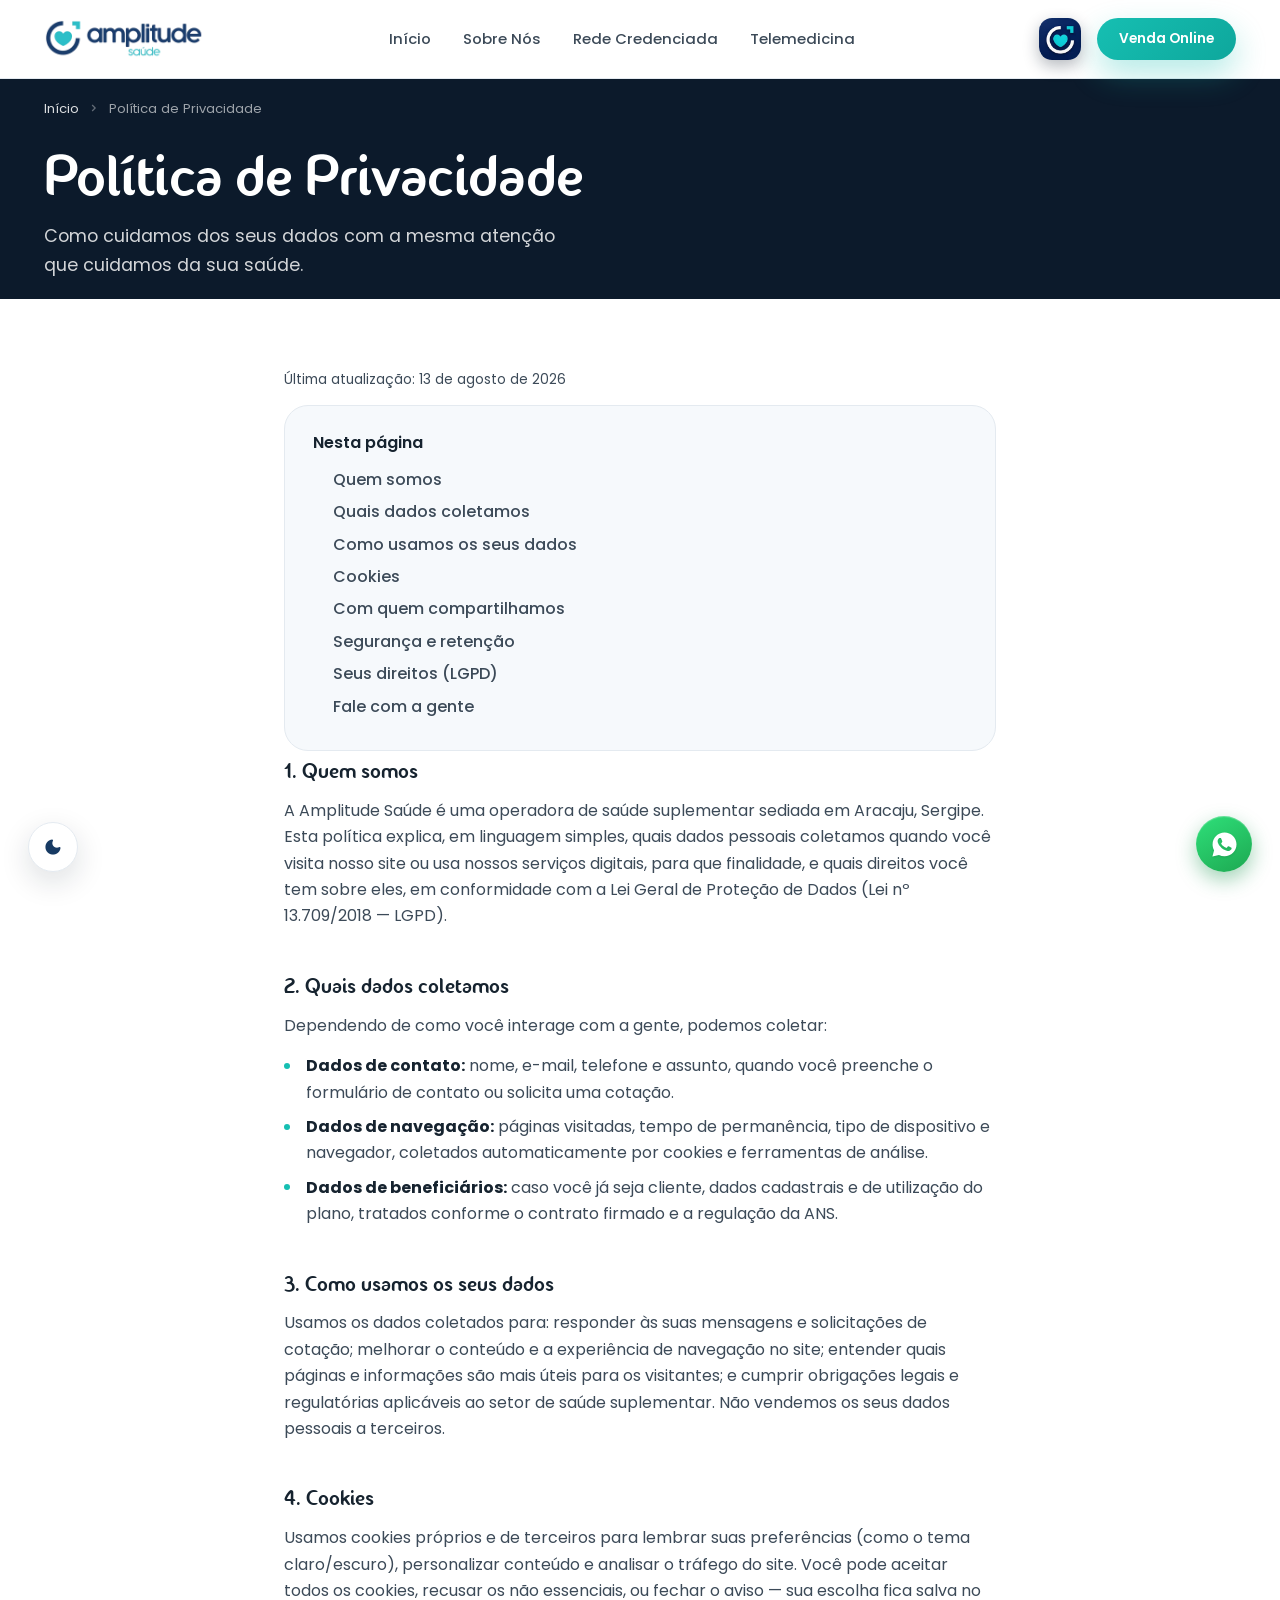
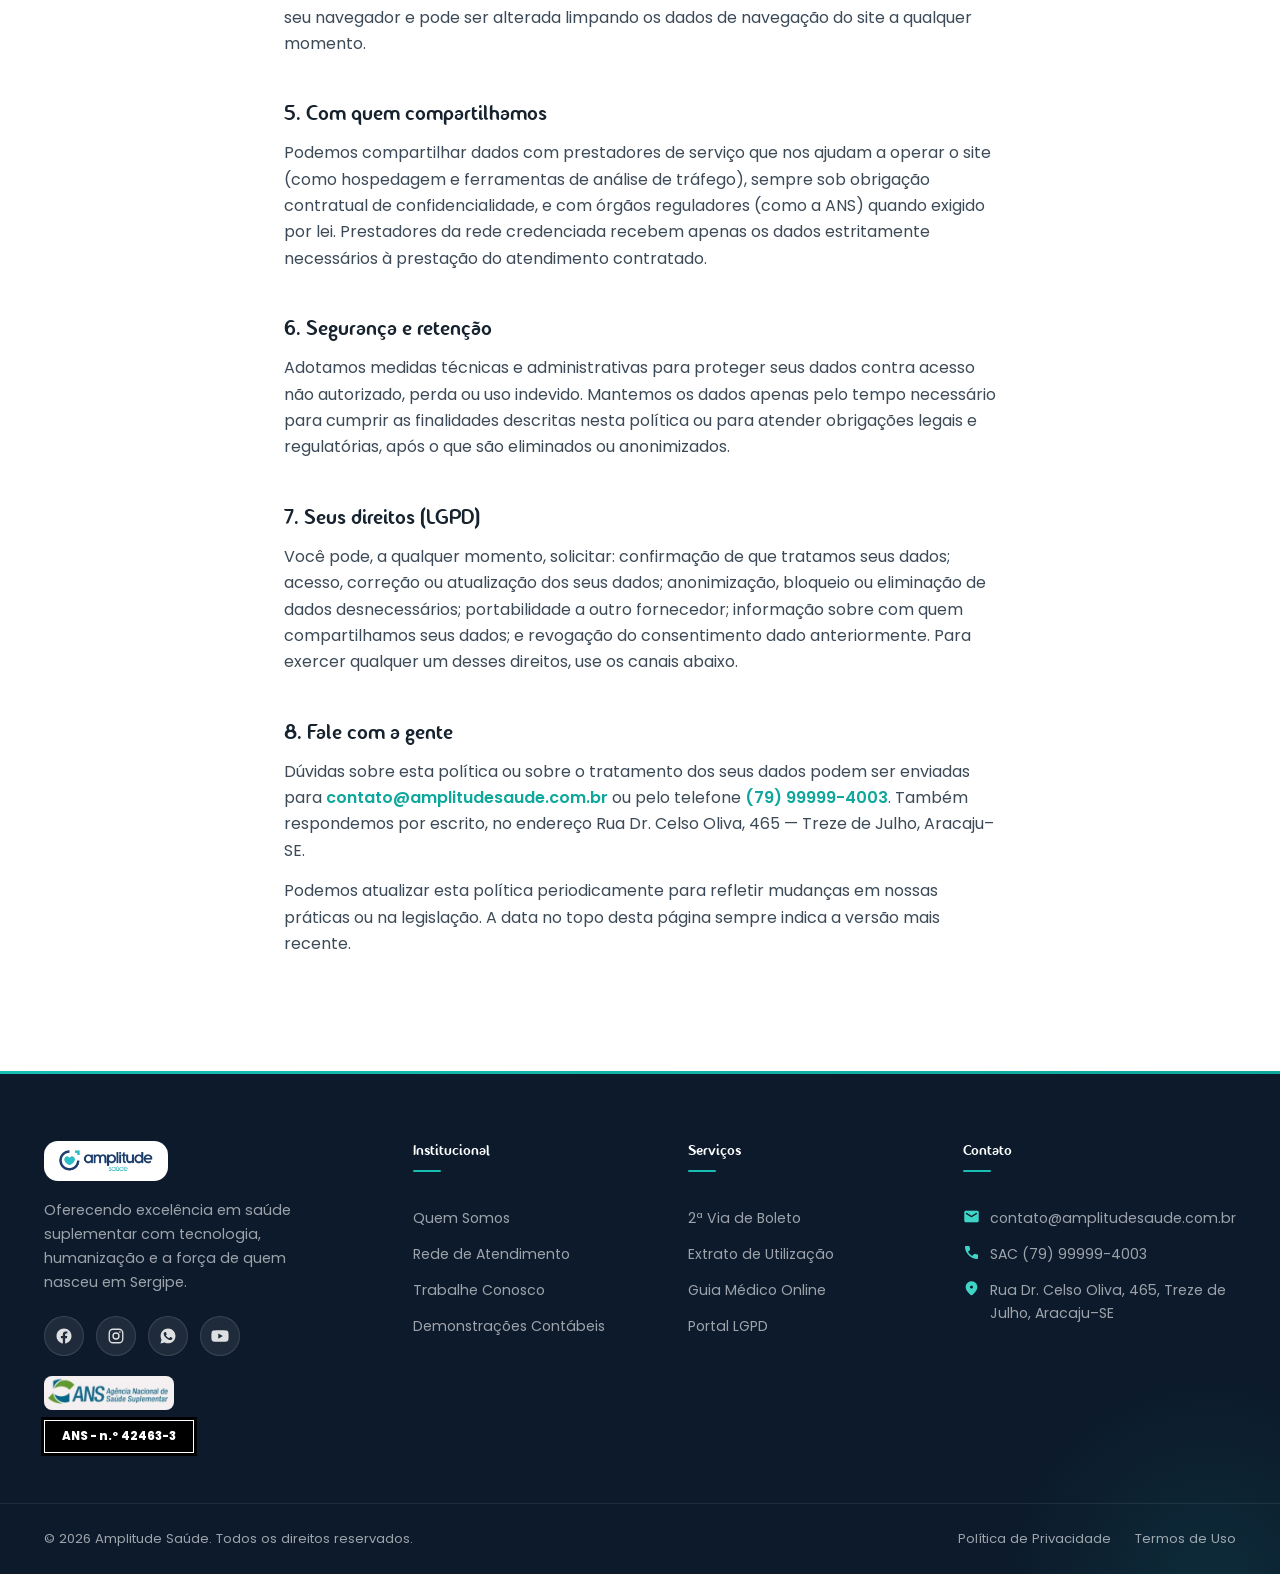
<file: politica-de-privacidade.html>
<!DOCTYPE html>
<html lang="pt-BR">
<head>
<meta charset="UTF-8">
<meta name="viewport" content="width=device-width, initial-scale=1.0">
<script>(function(){var t=localStorage.getItem('amplitude-theme');if(t)document.documentElement.setAttribute('data-theme',t);})();</script>
<title>Política de Privacidade | Amplitude Saúde</title>
<meta name="description" content="Como a Amplitude Saúde coleta, usa e protege os seus dados pessoais, em conformidade com a LGPD.">
<link rel="preconnect" href="https://fonts.googleapis.com">
<link rel="preconnect" href="https://fonts.gstatic.com" crossorigin>
<link href="https://fonts.googleapis.com/css2?family=Poppins:wght@400;500;600;700;800&display=swap" rel="stylesheet">
<link href="https://fonts.googleapis.com/css2?family=Material+Symbols+Rounded:opsz,wght,FILL,GRAD@20..48,300..600,0..1,-50..200" rel="stylesheet">
<link rel="stylesheet" href="assets/css/style.css?v=94">
<link rel="icon" type="image/webp" href="assets/img/brand/logo-icon.webp">
<style>
.legal{padding:70px 0 100px;}
.legal-inner{max-width:760px;margin:0 auto;}
.legal-updated{color:var(--muted-2);font-size:.85rem;margin-bottom:36px;}
.legal-inner h2{font-size:1.3rem;margin:44px 0 14px;}
.legal-inner h2:first-of-type{margin-top:0;}
.legal-inner p{color:var(--muted);margin-bottom:14px;}
.legal-inner ul{margin:0 0 14px;padding-left:0;}
.legal-inner li{list-style:none;position:relative;padding-left:22px;color:var(--muted);margin-bottom:8px;}
.legal-inner li::before{content:'';position:absolute;left:0;top:.6em;width:6px;height:6px;border-radius:50%;background:var(--teal-500);}
.legal-inner strong{color:var(--ink);}
.legal-inner a{color:var(--teal-600);font-weight:600;}
.legal-toc{background:var(--bg-soft);border:1px solid var(--line);border-radius:var(--radius-lg);padding:24px 28px;margin-bottom:8px;}
.legal-toc p{margin:0 0 10px;font-weight:600;color:var(--ink);}
.legal-toc ol{margin:0;padding-left:20px;color:var(--muted);}
.legal-toc li{padding-left:0;margin-bottom:6px;}
.legal-toc li::before{display:none;}
.legal-toc a{color:var(--muted);font-weight:500;}
.legal-toc a:hover{color:var(--teal-600);}
</style>
</head>
<body class="is-loading">

<!-- Preloader -->
<div class="preloader" id="preloader">
  <div class="preloader-content">
    <div class="preloader-mark"><img src="assets/img/brand/logo-icon.webp" class="brand-mark" alt="Amplitude Saúde"></div>
    <div class="preloader-text">Amplitude<em>Saúde</em></div>
    <div class="preloader-bar"><span></span></div>
  </div>
</div>

<div class="scroll-progress" id="scrollProgress"></div>

<!-- Nav -->
<header class="navbar" id="navbar">
  <div class="container nav-inner">
    <a href="index.html" class="brand">
      <img src="assets/img/brand/logo-lateral.webp" class="brand-logo" alt="Amplitude Saúde">
    </a>

    <div class="nav-overlay" id="navOverlay"></div>
    <nav class="nav-links" id="navLinks">
      <a href="index.html">Início</a>
      <a href="sobre-nos.html">Sobre Nós</a>
      <a href="index.html#rede">Rede Credenciada</a>
      <a href="telemedicina.html">Telemedicina</a>
    </nav>

    <div class="nav-actions">
      <button class="login-icon-btn" id="loginTrigger" aria-label="Login"><img src="assets/img/brand/login-icon.webp" alt=""></button>
      <a href="index.html#planos" class="btn btn-teal btn-sm">Venda Online</a>
      <button class="hamburger" id="hamburger" aria-label="Abrir menu">
        <span></span><span></span><span></span>
      </button>
    </div>
  </div>
</header>

<main>

  <!-- PAGE HERO -->
  <section class="page-hero" style="height:220px;">
    <div class="container page-hero-inner">
      <nav class="page-hero-crumb" aria-label="Breadcrumb">
        <a href="index.html">Início</a>
        <span class="material-symbols-rounded">chevron_right</span>
        <span aria-current="page">Política de Privacidade</span>
      </nav>
      <h1>Política de Privacidade</h1>
      <p>Como cuidamos dos seus dados com a mesma atenção que cuidamos da sua saúde.</p>
    </div>
  </section>

  <section class="legal">
    <div class="container legal-inner">
      <p class="legal-updated">Última atualização: 13 de agosto de 2026</p>

      <div class="legal-toc">
        <p>Nesta página</p>
        <ol>
          <li><a href="#quem-somos">Quem somos</a></li>
          <li><a href="#dados-coletados">Quais dados coletamos</a></li>
          <li><a href="#uso-dados">Como usamos os seus dados</a></li>
          <li><a href="#cookies">Cookies</a></li>
          <li><a href="#compartilhamento">Com quem compartilhamos</a></li>
          <li><a href="#seguranca">Segurança e retenção</a></li>
          <li><a href="#direitos">Seus direitos (LGPD)</a></li>
          <li><a href="#contato">Fale com a gente</a></li>
        </ol>
      </div>

      <h2 id="quem-somos">1. Quem somos</h2>
      <p>A Amplitude Saúde é uma operadora de saúde suplementar sediada em Aracaju, Sergipe. Esta política explica, em linguagem simples, quais dados pessoais coletamos quando você visita nosso site ou usa nossos serviços digitais, para que finalidade, e quais direitos você tem sobre eles, em conformidade com a Lei Geral de Proteção de Dados (Lei nº 13.709/2018 — LGPD).</p>

      <h2 id="dados-coletados">2. Quais dados coletamos</h2>
      <p>Dependendo de como você interage com a gente, podemos coletar:</p>
      <ul>
        <li><strong>Dados de contato:</strong> nome, e-mail, telefone e assunto, quando você preenche o formulário de contato ou solicita uma cotação.</li>
        <li><strong>Dados de navegação:</strong> páginas visitadas, tempo de permanência, tipo de dispositivo e navegador, coletados automaticamente por cookies e ferramentas de análise.</li>
        <li><strong>Dados de beneficiários:</strong> caso você já seja cliente, dados cadastrais e de utilização do plano, tratados conforme o contrato firmado e a regulação da ANS.</li>
      </ul>

      <h2 id="uso-dados">3. Como usamos os seus dados</h2>
      <p>Usamos os dados coletados para: responder às suas mensagens e solicitações de cotação; melhorar o conteúdo e a experiência de navegação no site; entender quais páginas e informações são mais úteis para os visitantes; e cumprir obrigações legais e regulatórias aplicáveis ao setor de saúde suplementar. Não vendemos os seus dados pessoais a terceiros.</p>

      <h2 id="cookies">4. Cookies</h2>
      <p>Usamos cookies próprios e de terceiros para lembrar suas preferências (como o tema claro/escuro), personalizar conteúdo e analisar o tráfego do site. Você pode aceitar todos os cookies, recusar os não essenciais, ou fechar o aviso — sua escolha fica salva no seu navegador e pode ser alterada limpando os dados de navegação do site a qualquer momento.</p>

      <h2 id="compartilhamento">5. Com quem compartilhamos</h2>
      <p>Podemos compartilhar dados com prestadores de serviço que nos ajudam a operar o site (como hospedagem e ferramentas de análise de tráfego), sempre sob obrigação contratual de confidencialidade, e com órgãos reguladores (como a ANS) quando exigido por lei. Prestadores da rede credenciada recebem apenas os dados estritamente necessários à prestação do atendimento contratado.</p>

      <h2 id="seguranca">6. Segurança e retenção</h2>
      <p>Adotamos medidas técnicas e administrativas para proteger seus dados contra acesso não autorizado, perda ou uso indevido. Mantemos os dados apenas pelo tempo necessário para cumprir as finalidades descritas nesta política ou para atender obrigações legais e regulatórias, após o que são eliminados ou anonimizados.</p>

      <h2 id="direitos">7. Seus direitos (LGPD)</h2>
      <p>Você pode, a qualquer momento, solicitar: confirmação de que tratamos seus dados; acesso, correção ou atualização dos seus dados; anonimização, bloqueio ou eliminação de dados desnecessários; portabilidade a outro fornecedor; informação sobre com quem compartilhamos seus dados; e revogação do consentimento dado anteriormente. Para exercer qualquer um desses direitos, use os canais abaixo.</p>

      <h2 id="contato">8. Fale com a gente</h2>
      <p>Dúvidas sobre esta política ou sobre o tratamento dos seus dados podem ser enviadas para <a href="mailto:contato@amplitudesaude.com.br">contato@amplitudesaude.com.br</a> ou pelo telefone <a href="tel:+5579999994003">(79) 99999-4003</a>. Também respondemos por escrito, no endereço Rua Dr. Celso Oliva, 465 — Treze de Julho, Aracaju–SE.</p>
      <p>Podemos atualizar esta política periodicamente para refletir mudanças em nossas práticas ou na legislação. A data no topo desta página sempre indica a versão mais recente.</p>
    </div>
  </section>

</main>

<!-- FOOTER -->
<footer class="footer">
  <div class="container footer-top">
    <div class="footer-brand">
      <a href="index.html" class="brand">
        <img src="assets/img/brand/logo-lateral.webp" class="brand-logo brand-logo-light" alt="Amplitude Saúde">
      </a>
      <p>Oferecendo excelência em saúde suplementar com tecnologia, humanização e a força de quem nasceu em Sergipe.</p>
      <div class="socials">
        <a href="https://www.facebook.com/profile.php?id=61590393907769" target="_blank" rel="noopener" aria-label="Facebook"><svg viewBox="0 0 24 24" fill="currentColor"><path d="M22 12.06C22 6.5 17.52 2 12 2S2 6.5 2 12.06c0 5.02 3.66 9.18 8.44 9.94v-7.03H7.9v-2.91h2.54V9.85c0-2.51 1.49-3.89 3.77-3.89 1.09 0 2.23.2 2.23.2v2.46h-1.26c-1.24 0-1.63.77-1.63 1.56v1.88h2.78l-.44 2.91h-2.34V22c4.78-.76 8.44-4.92 8.44-9.94Z"/></svg></a>
        <a href="https://www.instagram.com/amplitudesaude?igsi=Y2VlcXU0bmgzZnE0&utm_source=qr" target="_blank" rel="noopener" aria-label="Instagram"><svg viewBox="0 0 24 24" fill="none" stroke="currentColor" stroke-width="1.8"><rect x="3" y="3" width="18" height="18" rx="5"/><circle cx="12" cy="12" r="4"/><circle cx="17.2" cy="6.8" r="1.1" fill="currentColor" stroke="none"/></svg></a>
        <a href="https://wa.me/557999028529" target="_blank" rel="noopener" aria-label="WhatsApp"><svg viewBox="0 0 24 24" fill="currentColor"><path d="M12.04 2C6.58 2 2.13 6.45 2.13 11.91c0 1.75.46 3.39 1.26 4.81L2 22l5.42-1.35a9.85 9.85 0 0 0 4.62 1.15h.01c5.46 0 9.9-4.45 9.9-9.91C21.95 6.44 17.5 2 12.04 2Zm5.6 13.96c-.24.66-1.38 1.27-1.9 1.34-.49.07-1.1.1-1.78-.11-.41-.13-.94-.3-1.62-.58-2.86-1.23-4.73-4.1-4.87-4.29-.14-.19-1.16-1.55-1.16-2.95 0-1.41.73-2.1.99-2.39.26-.28.57-.35.76-.35.19 0 .38 0 .55.01.17.01.41-.07.64.49.24.58.81 2 .88 2.15.07.14.12.31.02.5-.1.19-.15.31-.29.48-.14.17-.3.37-.43.5-.14.14-.29.29-.13.57.17.28.75 1.24 1.62 2.01 1.11.99 2.05 1.3 2.33 1.44.28.14.44.12.61-.07.17-.19.71-.83.9-1.11.19-.28.38-.24.63-.14.26.09 1.65.78 1.93.92.28.14.47.21.53.33.07.12.07.7-.17 1.36Z"/></svg></a>
        <a href="http://www.youtube.com/@amplitudesaude-i2b" target="_blank" rel="noopener" aria-label="YouTube"><svg viewBox="0 0 24 24" fill="currentColor"><path d="M23.5 12s0-3.6-.46-5.3a2.9 2.9 0 0 0-2.05-2.06C19.3 4.18 12 4.18 12 4.18s-7.3 0-9 .46A2.9 2.9 0 0 0 .96 6.7C.5 8.4.5 12 .5 12s0 3.6.46 5.3a2.9 2.9 0 0 0 2.05 2.06c1.7.46 9 .46 9 .46s7.3 0 9-.46a2.9 2.9 0 0 0 2.05-2.06c.45-1.7.45-5.3.45-5.3ZM9.7 15.5V8.5l6.1 3.5-6.1 3.5Z"/></svg></a>
      </div>
      <a href="https://www.gov.br/ans/pt-br" target="_blank" rel="noopener" class="ans-logo" aria-label="Site oficial da ANS - Agência Nacional de Saúde Suplementar">
        <img src="assets/img/brand/ans-logo.webp" alt="ANS - Agência Nacional de Saúde Suplementar" loading="lazy">
      </a>
      <a href="https://www.gov.br/ans/pt-br" target="_blank" rel="noopener" class="ans-badge">ANS - n.º 42463-3</a>
    </div>

    <div class="footer-col">
      <h4>Institucional</h4>
      <a href="sobre-nos.html">Quem Somos</a>
      <a href="index.html#rede">Rede de Atendimento</a>
      <a href="trabalhe-conosco.html">Trabalhe Conosco</a>
      <a href="#">Demonstrações Contábeis</a>
    </div>

    <div class="footer-col">
      <h4>Serviços</h4>
      <a href="#">2ª Via de Boleto</a>
      <a href="#">Extrato de Utilização</a>
      <a href="#">Guia Médico Online</a>
      <a href="#">Portal LGPD</a>
    </div>

    <div class="footer-col">
      <h4>Contato</h4>
      <a href="mailto:contato@amplitudesaude.com.br" class="footer-contact-item"><span class="material-symbols-rounded">mail</span> contato@amplitudesaude.com.br</a>
      <a href="tel:+5579999994003" class="footer-contact-item"><span class="material-symbols-rounded">call</span> SAC (79) 99999-4003</a>
      <a href="https://www.google.com/maps/search/?api=1&amp;query=Rua%20Dr.%20Celso%20Oliva%2C%20465%2C%20Treze%20de%20Julho%2C%20Aracaju-SE" target="_blank" rel="noopener" class="footer-contact-item"><span class="material-symbols-rounded">location_on</span> Rua Dr. Celso Oliva, 465, Treze de Julho, Aracaju–SE</a>
    </div>
  </div>

  <div class="footer-bottom">
    <div class="container footer-bottom-inner">
      <span>© 2026 Amplitude Saúde. Todos os direitos reservados.</span>
      <div class="footer-legal">
        <a href="politica-de-privacidade.html">Política de Privacidade</a>
        <a href="termos-de-uso.html">Termos de Uso</a>
      </div>
    </div>
  </div>
</footer>

<button class="theme-toggle theme-toggle-float" id="themeToggle" aria-label="Alternar tema claro/escuro">
  <span class="material-symbols-rounded icon-dark">dark_mode</span>
  <span class="material-symbols-rounded icon-light">light_mode</span>
</button>

<button class="back-to-top" id="backToTop" aria-label="Voltar ao topo">
  <span class="material-symbols-rounded">arrow_upward</span>
</button>

<!-- Login modal -->
<div class="login-modal" id="loginModal">
  <div class="login-modal-overlay" id="loginModalOverlay"></div>
  <div class="login-modal-card">
    <button class="login-modal-close" id="loginModalClose" aria-label="Fechar"><span class="material-symbols-rounded">close</span></button>
    <h3>Login</h3>
    <nav class="login-modal-links">
      <a href="#">Para empresas</a>
      <a href="#">Para administradoras</a>
      <a href="#">Para corretores</a>
      <a href="#">Para prestadores</a>
      <a href="#">Portal Beneficiários</a>
      <a href="clube-amplitude.html">Clube Amplitude</a>
    </nav>
  </div>
</div>

<script src="assets/js/script.js?v=35"></script>
</body>
</html>
</file>
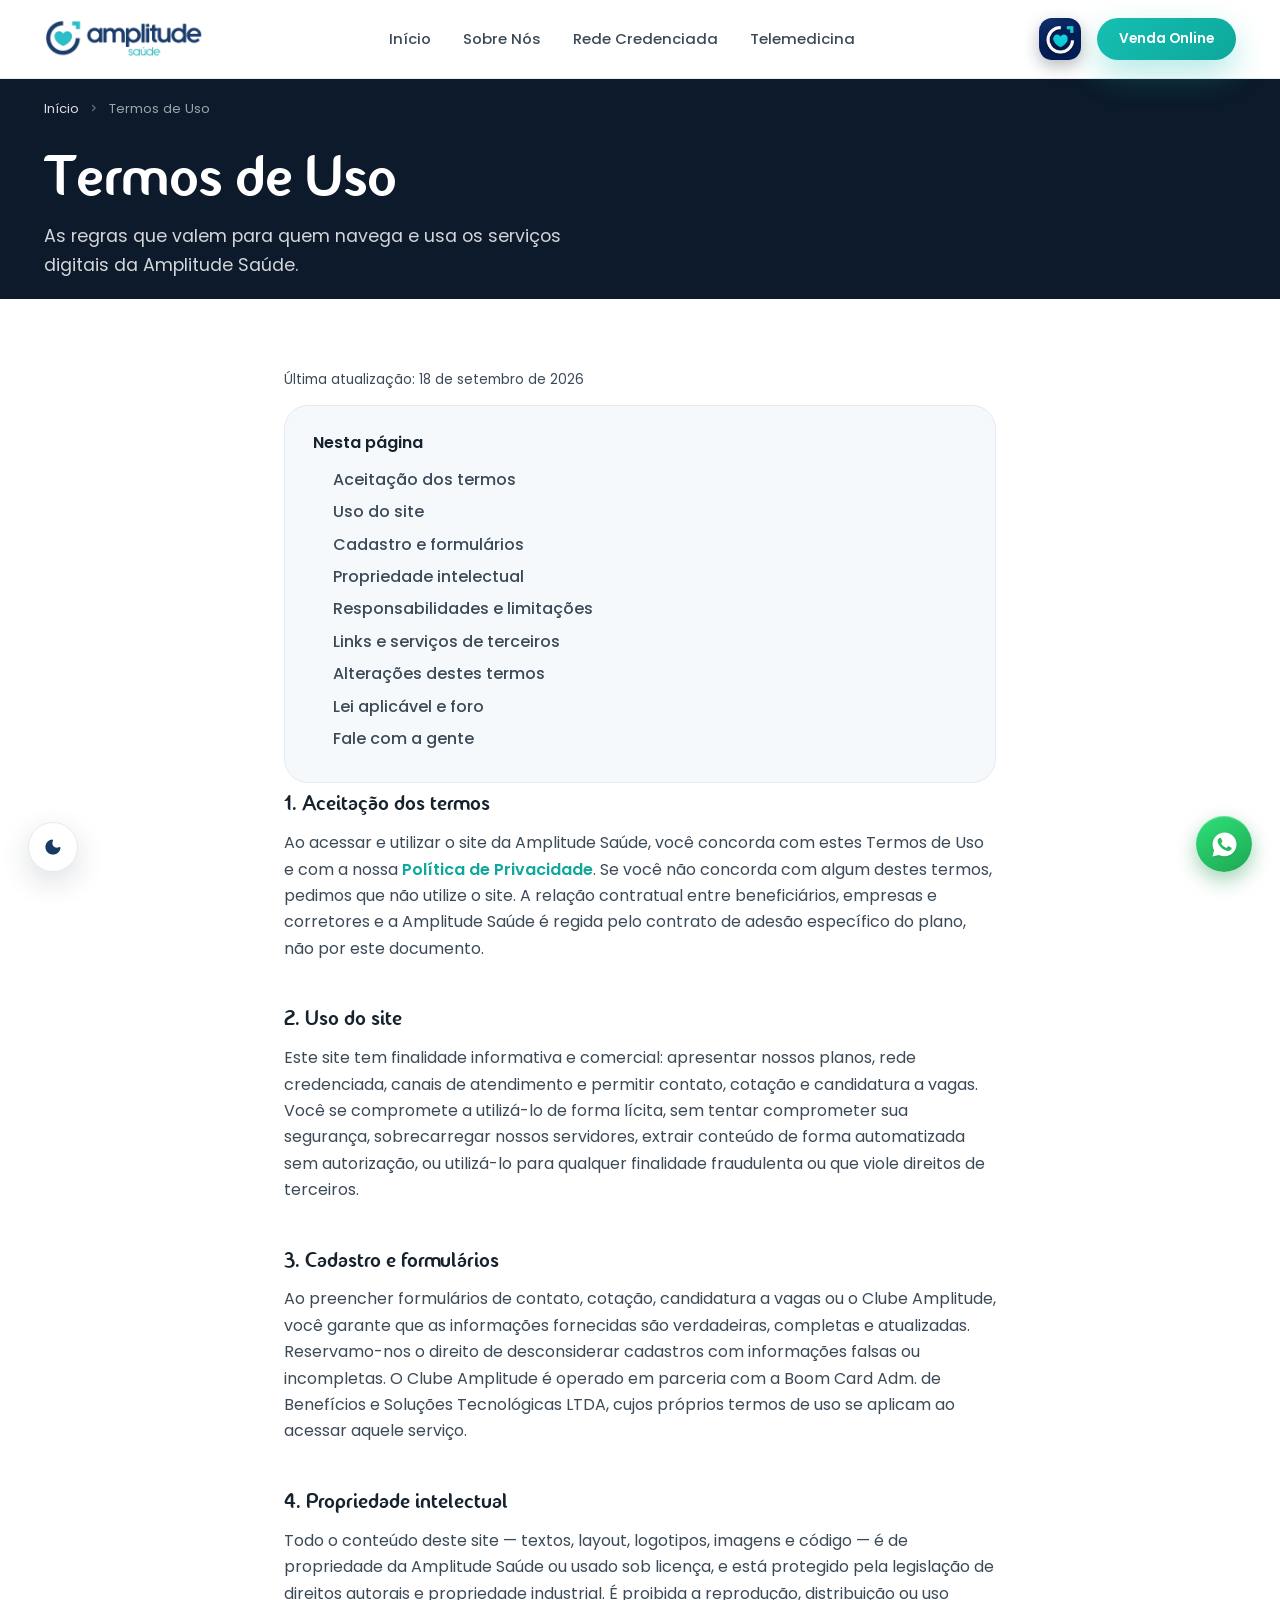
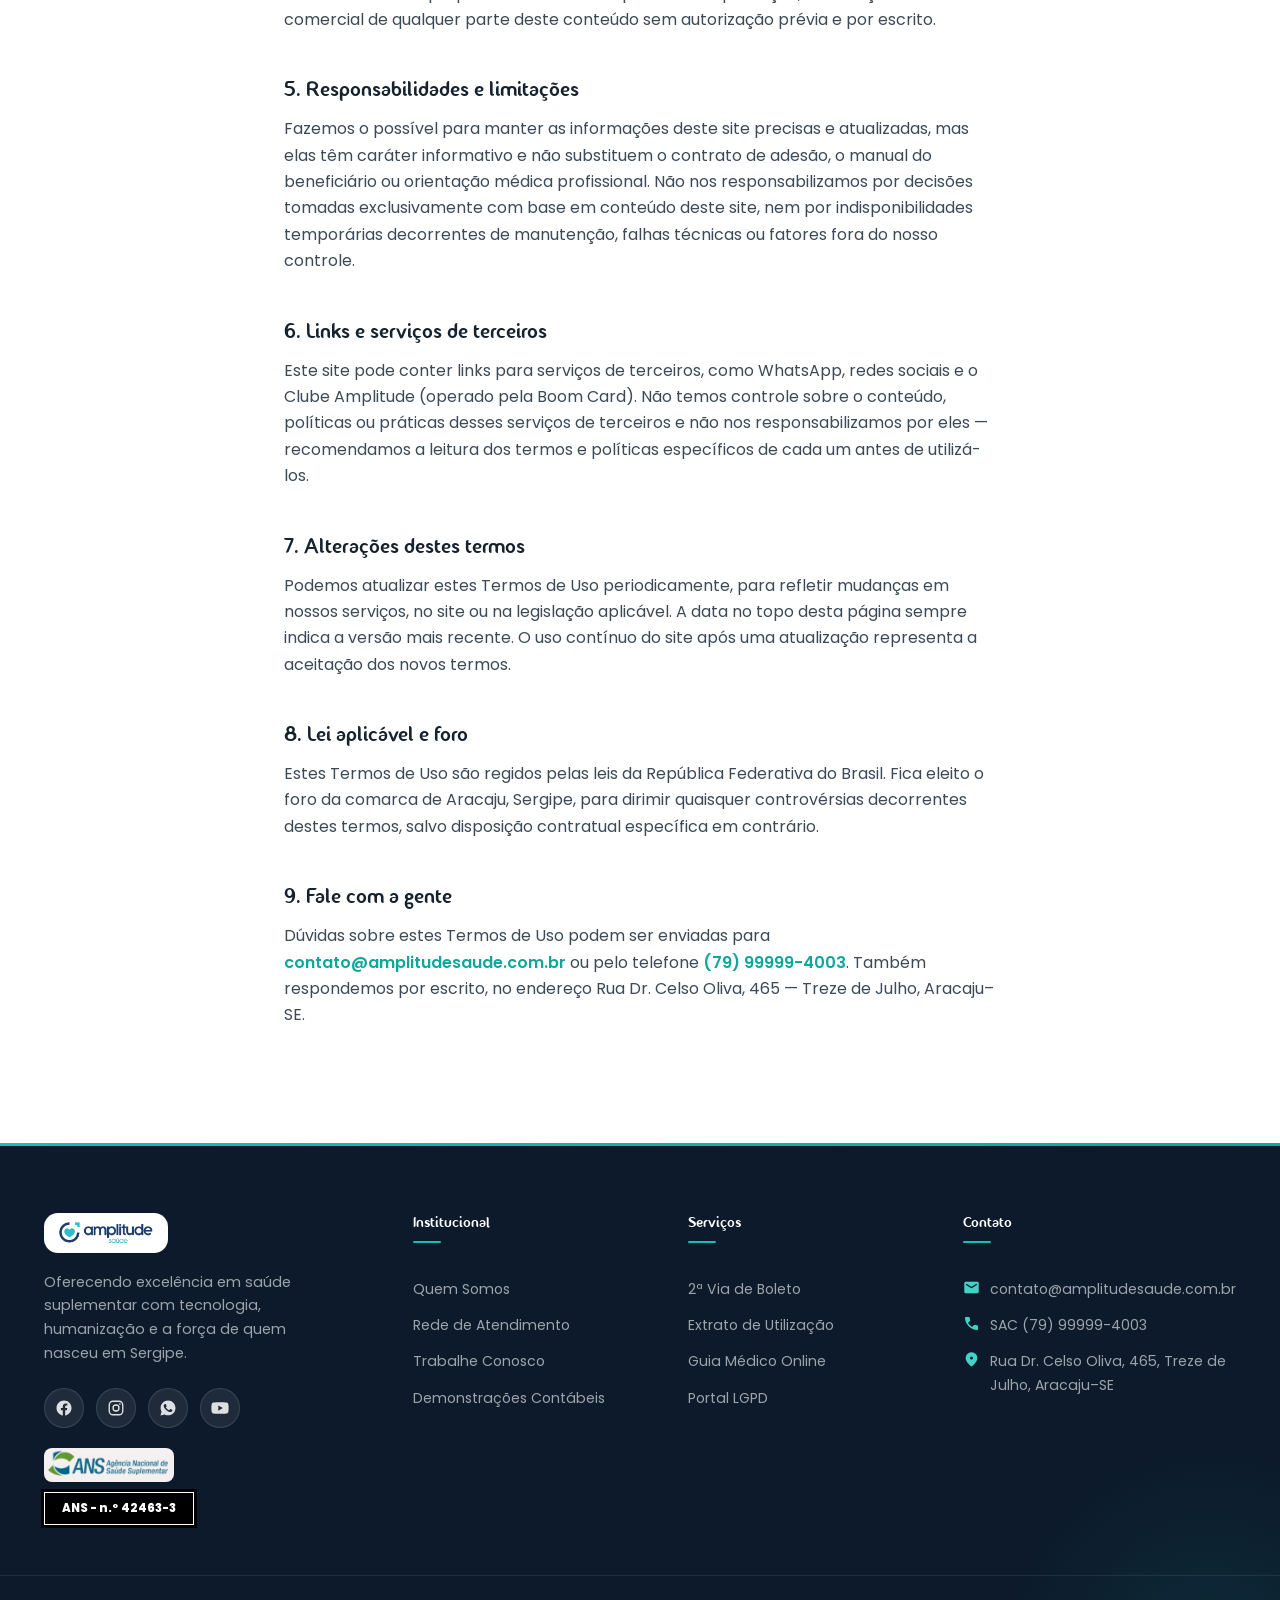
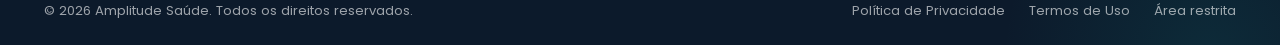
<file: termos-de-uso.html>
<!DOCTYPE html>
<html lang="pt-BR">
<head>
<meta charset="UTF-8">
<meta name="viewport" content="width=device-width, initial-scale=1.0">
<script>(function(){var t=localStorage.getItem('amplitude-theme');if(t)document.documentElement.setAttribute('data-theme',t);})();</script>
<title>Termos de Uso | Amplitude Saúde</title>
<meta name="description" content="Termos e condições de uso do site e dos serviços digitais da Amplitude Saúde.">
<link rel="preconnect" href="https://fonts.googleapis.com">
<link rel="preconnect" href="https://fonts.gstatic.com" crossorigin>
<link href="https://fonts.googleapis.com/css2?family=Poppins:wght@400;500;600;700;800&display=swap" rel="stylesheet">
<link href="https://fonts.googleapis.com/css2?family=Material+Symbols+Rounded:opsz,wght,FILL,GRAD@20..48,300..600,0..1,-50..200" rel="stylesheet">
<link rel="stylesheet" href="assets/css/style.css?v=94">
<link rel="icon" type="image/webp" href="assets/img/brand/logo-icon.webp">
<style>
.legal{padding:70px 0 100px;}
.legal-inner{max-width:760px;margin:0 auto;}
.legal-updated{color:var(--muted-2);font-size:.85rem;margin-bottom:36px;}
.legal-inner h2{font-size:1.3rem;margin:44px 0 14px;}
.legal-inner h2:first-of-type{margin-top:0;}
.legal-inner p{color:var(--muted);margin-bottom:14px;}
.legal-inner ul{margin:0 0 14px;padding-left:0;}
.legal-inner li{list-style:none;position:relative;padding-left:22px;color:var(--muted);margin-bottom:8px;}
.legal-inner li::before{content:'';position:absolute;left:0;top:.6em;width:6px;height:6px;border-radius:50%;background:var(--teal-500);}
.legal-inner strong{color:var(--ink);}
.legal-inner a{color:var(--teal-600);font-weight:600;}
.legal-toc{background:var(--bg-soft);border:1px solid var(--line);border-radius:var(--radius-lg);padding:24px 28px;margin-bottom:8px;}
.legal-toc p{margin:0 0 10px;font-weight:600;color:var(--ink);}
.legal-toc ol{margin:0;padding-left:20px;color:var(--muted);}
.legal-toc li{padding-left:0;margin-bottom:6px;}
.legal-toc li::before{display:none;}
.legal-toc a{color:var(--muted);font-weight:500;}
.legal-toc a:hover{color:var(--teal-600);}
</style>
</head>
<body class="is-loading">

<!-- Preloader -->
<div class="preloader" id="preloader">
  <div class="preloader-content">
    <div class="preloader-mark"><img src="assets/img/brand/logo-icon.webp" class="brand-mark" alt="Amplitude Saúde"></div>
    <div class="preloader-text">Amplitude<em>Saúde</em></div>
    <div class="preloader-bar"><span></span></div>
  </div>
</div>

<div class="scroll-progress" id="scrollProgress"></div>

<!-- Nav -->
<header class="navbar" id="navbar">
  <div class="container nav-inner">
    <a href="index.html" class="brand">
      <img src="assets/img/brand/logo-lateral.webp" class="brand-logo" alt="Amplitude Saúde">
    </a>

    <div class="nav-overlay" id="navOverlay"></div>
    <nav class="nav-links" id="navLinks">
      <a href="index.html">Início</a>
      <a href="sobre-nos.html">Sobre Nós</a>
      <a href="index.html#rede">Rede Credenciada</a>
      <a href="telemedicina.html">Telemedicina</a>
    </nav>

    <div class="nav-actions">
      <button class="login-icon-btn" id="loginTrigger" aria-label="Login"><img src="assets/img/brand/login-icon.webp" alt=""></button>
      <a href="index.html#planos" class="btn btn-teal btn-sm">Venda Online</a>
      <button class="hamburger" id="hamburger" aria-label="Abrir menu">
        <span></span><span></span><span></span>
      </button>
    </div>
  </div>
</header>

<main>

  <!-- PAGE HERO -->
  <section class="page-hero" style="height:220px;">
    <div class="container page-hero-inner">
      <nav class="page-hero-crumb" aria-label="Breadcrumb">
        <a href="index.html">Início</a>
        <span class="material-symbols-rounded">chevron_right</span>
        <span aria-current="page">Termos de Uso</span>
      </nav>
      <h1>Termos de Uso</h1>
      <p>As regras que valem para quem navega e usa os serviços digitais da Amplitude Saúde.</p>
    </div>
  </section>

  <section class="legal">
    <div class="container legal-inner">
      <p class="legal-updated">Última atualização: 18 de setembro de 2026</p>

      <div class="legal-toc">
        <p>Nesta página</p>
        <ol>
          <li><a href="#aceitacao">Aceitação dos termos</a></li>
          <li><a href="#uso-site">Uso do site</a></li>
          <li><a href="#cadastro">Cadastro e formulários</a></li>
          <li><a href="#propriedade">Propriedade intelectual</a></li>
          <li><a href="#responsabilidades">Responsabilidades e limitações</a></li>
          <li><a href="#links-externos">Links e serviços de terceiros</a></li>
          <li><a href="#alteracoes">Alterações destes termos</a></li>
          <li><a href="#lei-aplicavel">Lei aplicável e foro</a></li>
          <li><a href="#contato">Fale com a gente</a></li>
        </ol>
      </div>

      <h2 id="aceitacao">1. Aceitação dos termos</h2>
      <p>Ao acessar e utilizar o site da Amplitude Saúde, você concorda com estes Termos de Uso e com a nossa <a href="politica-de-privacidade.html">Política de Privacidade</a>. Se você não concorda com algum destes termos, pedimos que não utilize o site. A relação contratual entre beneficiários, empresas e corretores e a Amplitude Saúde é regida pelo contrato de adesão específico do plano, não por este documento.</p>

      <h2 id="uso-site">2. Uso do site</h2>
      <p>Este site tem finalidade informativa e comercial: apresentar nossos planos, rede credenciada, canais de atendimento e permitir contato, cotação e candidatura a vagas. Você se compromete a utilizá-lo de forma lícita, sem tentar comprometer sua segurança, sobrecarregar nossos servidores, extrair conteúdo de forma automatizada sem autorização, ou utilizá-lo para qualquer finalidade fraudulenta ou que viole direitos de terceiros.</p>

      <h2 id="cadastro">3. Cadastro e formulários</h2>
      <p>Ao preencher formulários de contato, cotação, candidatura a vagas ou o Clube Amplitude, você garante que as informações fornecidas são verdadeiras, completas e atualizadas. Reservamo-nos o direito de desconsiderar cadastros com informações falsas ou incompletas. O Clube Amplitude é operado em parceria com a Boom Card Adm. de Benefícios e Soluções Tecnológicas LTDA, cujos próprios termos de uso se aplicam ao acessar aquele serviço.</p>

      <h2 id="propriedade">4. Propriedade intelectual</h2>
      <p>Todo o conteúdo deste site — textos, layout, logotipos, imagens e código — é de propriedade da Amplitude Saúde ou usado sob licença, e está protegido pela legislação de direitos autorais e propriedade industrial. É proibida a reprodução, distribuição ou uso comercial de qualquer parte deste conteúdo sem autorização prévia e por escrito.</p>

      <h2 id="responsabilidades">5. Responsabilidades e limitações</h2>
      <p>Fazemos o possível para manter as informações deste site precisas e atualizadas, mas elas têm caráter informativo e não substituem o contrato de adesão, o manual do beneficiário ou orientação médica profissional. Não nos responsabilizamos por decisões tomadas exclusivamente com base em conteúdo deste site, nem por indisponibilidades temporárias decorrentes de manutenção, falhas técnicas ou fatores fora do nosso controle.</p>

      <h2 id="links-externos">6. Links e serviços de terceiros</h2>
      <p>Este site pode conter links para serviços de terceiros, como WhatsApp, redes sociais e o Clube Amplitude (operado pela Boom Card). Não temos controle sobre o conteúdo, políticas ou práticas desses serviços de terceiros e não nos responsabilizamos por eles — recomendamos a leitura dos termos e políticas específicos de cada um antes de utilizá-los.</p>

      <h2 id="alteracoes">7. Alterações destes termos</h2>
      <p>Podemos atualizar estes Termos de Uso periodicamente, para refletir mudanças em nossos serviços, no site ou na legislação aplicável. A data no topo desta página sempre indica a versão mais recente. O uso contínuo do site após uma atualização representa a aceitação dos novos termos.</p>

      <h2 id="lei-aplicavel">8. Lei aplicável e foro</h2>
      <p>Estes Termos de Uso são regidos pelas leis da República Federativa do Brasil. Fica eleito o foro da comarca de Aracaju, Sergipe, para dirimir quaisquer controvérsias decorrentes destes termos, salvo disposição contratual específica em contrário.</p>

      <h2 id="contato">9. Fale com a gente</h2>
      <p>Dúvidas sobre estes Termos de Uso podem ser enviadas para <a href="mailto:contato@amplitudesaude.com.br">contato@amplitudesaude.com.br</a> ou pelo telefone <a href="tel:+5579999994003">(79) 99999-4003</a>. Também respondemos por escrito, no endereço Rua Dr. Celso Oliva, 465 — Treze de Julho, Aracaju–SE.</p>
    </div>
  </section>

</main>

<!-- FOOTER -->
<footer class="footer">
  <div class="container footer-top">
    <div class="footer-brand">
      <a href="index.html" class="brand">
        <img src="assets/img/brand/logo-lateral.webp" class="brand-logo brand-logo-light" alt="Amplitude Saúde">
      </a>
      <p>Oferecendo excelência em saúde suplementar com tecnologia, humanização e a força de quem nasceu em Sergipe.</p>
      <div class="socials">
        <a href="https://www.facebook.com/profile.php?id=61590393907769" target="_blank" rel="noopener" aria-label="Facebook"><svg viewBox="0 0 24 24" fill="currentColor"><path d="M22 12.06C22 6.5 17.52 2 12 2S2 6.5 2 12.06c0 5.02 3.66 9.18 8.44 9.94v-7.03H7.9v-2.91h2.54V9.85c0-2.51 1.49-3.89 3.77-3.89 1.09 0 2.23.2 2.23.2v2.46h-1.26c-1.24 0-1.63.77-1.63 1.56v1.88h2.78l-.44 2.91h-2.34V22c4.78-.76 8.44-4.92 8.44-9.94Z"/></svg></a>
        <a href="https://www.instagram.com/amplitudesaude?igsi=Y2VlcXU0bmgzZnE0&utm_source=qr" target="_blank" rel="noopener" aria-label="Instagram"><svg viewBox="0 0 24 24" fill="none" stroke="currentColor" stroke-width="1.8"><rect x="3" y="3" width="18" height="18" rx="5"/><circle cx="12" cy="12" r="4"/><circle cx="17.2" cy="6.8" r="1.1" fill="currentColor" stroke="none"/></svg></a>
        <a href="https://wa.me/557999028529" target="_blank" rel="noopener" aria-label="WhatsApp"><svg viewBox="0 0 24 24" fill="currentColor"><path d="M12.04 2C6.58 2 2.13 6.45 2.13 11.91c0 1.75.46 3.39 1.26 4.81L2 22l5.42-1.35a9.85 9.85 0 0 0 4.62 1.15h.01c5.46 0 9.9-4.45 9.9-9.91C21.95 6.44 17.5 2 12.04 2Zm5.6 13.96c-.24.66-1.38 1.27-1.9 1.34-.49.07-1.1.1-1.78-.11-.41-.13-.94-.3-1.62-.58-2.86-1.23-4.73-4.1-4.87-4.29-.14-.19-1.16-1.55-1.16-2.95 0-1.41.73-2.1.99-2.39.26-.28.57-.35.76-.35.19 0 .38 0 .55.01.17.01.41-.07.64.49.24.58.81 2 .88 2.15.07.14.12.31.02.5-.1.19-.15.31-.29.48-.14.17-.3.37-.43.5-.14.14-.29.29-.13.57.17.28.75 1.24 1.62 2.01 1.11.99 2.05 1.3 2.33 1.44.28.14.44.12.61-.07.17-.19.71-.83.9-1.11.19-.28.38-.24.63-.14.26.09 1.65.78 1.93.92.28.14.47.21.53.33.07.12.07.7-.17 1.36Z"/></svg></a>
        <a href="http://www.youtube.com/@amplitudesaude-i2b" target="_blank" rel="noopener" aria-label="YouTube"><svg viewBox="0 0 24 24" fill="currentColor"><path d="M23.5 12s0-3.6-.46-5.3a2.9 2.9 0 0 0-2.05-2.06C19.3 4.18 12 4.18 12 4.18s-7.3 0-9 .46A2.9 2.9 0 0 0 .96 6.7C.5 8.4.5 12 .5 12s0 3.6.46 5.3a2.9 2.9 0 0 0 2.05 2.06c1.7.46 9 .46 9 .46s7.3 0 9-.46a2.9 2.9 0 0 0 2.05-2.06c.45-1.7.45-5.3.45-5.3ZM9.7 15.5V8.5l6.1 3.5-6.1 3.5Z"/></svg></a>
      </div>
      <a href="https://www.gov.br/ans/pt-br" target="_blank" rel="noopener" class="ans-logo" aria-label="Site oficial da ANS - Agência Nacional de Saúde Suplementar">
        <img src="assets/img/brand/ans-logo.webp" alt="ANS - Agência Nacional de Saúde Suplementar" loading="lazy">
      </a>
      <a href="https://www.gov.br/ans/pt-br" target="_blank" rel="noopener" class="ans-badge">ANS - n.º 42463-3</a>
    </div>

    <div class="footer-col">
      <h4>Institucional</h4>
      <a href="sobre-nos.html">Quem Somos</a>
      <a href="index.html#rede">Rede de Atendimento</a>
      <a href="trabalhe-conosco.html">Trabalhe Conosco</a>
      <a href="#">Demonstrações Contábeis</a>
    </div>

    <div class="footer-col">
      <h4>Serviços</h4>
      <a href="#">2ª Via de Boleto</a>
      <a href="#">Extrato de Utilização</a>
      <a href="#">Guia Médico Online</a>
      <a href="#">Portal LGPD</a>
    </div>

    <div class="footer-col">
      <h4>Contato</h4>
      <a href="mailto:contato@amplitudesaude.com.br" class="footer-contact-item"><span class="material-symbols-rounded">mail</span> contato@amplitudesaude.com.br</a>
      <a href="tel:+5579999994003" class="footer-contact-item"><span class="material-symbols-rounded">call</span> SAC (79) 99999-4003</a>
      <a href="https://www.google.com/maps/search/?api=1&amp;query=Rua%20Dr.%20Celso%20Oliva%2C%20465%2C%20Treze%20de%20Julho%2C%20Aracaju-SE" target="_blank" rel="noopener" class="footer-contact-item"><span class="material-symbols-rounded">location_on</span> Rua Dr. Celso Oliva, 465, Treze de Julho, Aracaju–SE</a>
    </div>
  </div>

  <div class="footer-bottom">
    <div class="container footer-bottom-inner">
      <span>© 2026 Amplitude Saúde. Todos os direitos reservados.</span>
      <div class="footer-legal">
        <a href="politica-de-privacidade.html">Política de Privacidade</a>
        <a href="termos-de-uso.html">Termos de Uso</a>
        <a href="#" id="footerAdminLink" style="display:none;">Área restrita</a>
      </div>
    </div>
  </div>
</footer>

<button class="theme-toggle theme-toggle-float" id="themeToggle" aria-label="Alternar tema claro/escuro">
  <span class="material-symbols-rounded icon-dark">dark_mode</span>
  <span class="material-symbols-rounded icon-light">light_mode</span>
</button>

<button class="back-to-top" id="backToTop" aria-label="Voltar ao topo">
  <span class="material-symbols-rounded">arrow_upward</span>
</button>

<!-- Login modal -->
<div class="login-modal" id="loginModal">
  <div class="login-modal-overlay" id="loginModalOverlay"></div>
  <div class="login-modal-card">
    <button class="login-modal-close" id="loginModalClose" aria-label="Fechar"><span class="material-symbols-rounded">close</span></button>
    <h3>Login</h3>
    <nav class="login-modal-links">
      <a href="#">Para empresas</a>
      <a href="#">Para administradoras</a>
      <a href="#">Para corretores</a>
      <a href="#">Para prestadores</a>
      <a href="#">Portal Beneficiários</a>
      <a href="clube-amplitude.html">Clube Amplitude</a>
    </nav>
  </div>
</div>

<script src="assets/js/admin-config.js"></script>
<script src="assets/js/script.js?v=35"></script>
</body>
</html>
</file>
<file: assets/css/style.css>
/* ===================== TOKENS (Amplitude Saúde brand: teal + navy) ===================== */
@font-face{
  font-family:"Fontastique";
  src:url("../fonts/Fontastique.ttf") format("truetype");
  font-weight:400 700;
  font-display:swap;
}

:root{
  --navy-900:#0C1A2B;
  --navy-800:#122641;
  --navy-700:#173A63;
  --navy-600:#1E4A7D;
  --navy-500:#275C99;

  --teal-600:#0EA79C;
  --teal-500:#16BFB2;
  --teal-400:#3FD4C6;
  --teal-100:#E3F8F5;
  --eyebrow-fg:#0C7A70;

  --gold:#16BFB2;

  --ink:#16232F;
  --muted:#3C4A58;
  --muted-2:#667684;
  --line:#E4EAF0;

  --bg:#FFFFFF;
  --bg-soft:#F6F9FC;
  --bg-soft-2:#EEF4FB;

  --grad-teal: linear-gradient(135deg,var(--teal-500),var(--teal-600));
  --grad-navy: linear-gradient(135deg,var(--navy-700),var(--navy-900));

  --shadow-sm: 0 2px 10px rgba(12,26,43,.08);
  --shadow-md: 0 10px 30px rgba(12,26,43,.14);
  --shadow-lg: 0 25px 60px rgba(12,26,43,.18);
  --shadow-teal: 0 14px 32px rgba(22,191,178,.32);
  --shadow-navy: 0 14px 32px rgba(23,58,99,.28);

  --radius-sm:12px;
  --radius-md:14px;
  --radius-lg:24px;
  --radius-full:999px;

  --ff-head:'Fontastique','Poppins',sans-serif;
  --ff-body:'Poppins','Segoe UI',sans-serif;
}

*,*::before,*::after{box-sizing:border-box;margin:0;padding:0;}
html{scroll-behavior:smooth;}
body{
  font-family:var(--ff-body);color:var(--ink);background:var(--bg);
  line-height:1.65;overflow-x:hidden;-webkit-font-smoothing:antialiased;
}
img{max-width:100%;display:block;}
a{text-decoration:none;color:inherit;}
ul{list-style:none;}
button{font-family:inherit;color:inherit;cursor:pointer;border:none;background:none;}
h1,h2,h3,h4{font-family:var(--ff-head);color:var(--ink);line-height:1.2;font-weight:700;}
.container{width:100%;max-width:1240px;margin:0 auto;padding:0 24px;}
.text-teal{color:var(--teal-600);}
.material-symbols-rounded{
  font-family:'Material Symbols Rounded';
  font-weight:normal;
  font-style:normal;
  display:inline-block;
  line-height:1;
  text-transform:none;
  letter-spacing:normal;
  word-wrap:normal;
  white-space:nowrap;
  direction:ltr;
  -webkit-font-smoothing:antialiased;
  font-variation-settings:'FILL' 1,'wght' 500,'GRAD' 0,'opsz' 24;
}
::selection{background:var(--teal-500);color:#fff;}

/* ===================== PRELOADER ===================== */
body.is-loading{overflow:hidden;}
.preloader{
  position:fixed;inset:0;z-index:10000;background:#fff;
  display:flex;align-items:center;justify-content:center;
  transition:opacity .6s ease, visibility .6s ease;
}
.preloader.hide{opacity:0;visibility:hidden;}
.preloader-content{display:flex;flex-direction:column;align-items:center;gap:18px;}
.preloader-mark{position:relative;width:120px;height:120px;border-radius:50%;background:#fff;box-shadow:var(--shadow-lg);display:flex;align-items:center;justify-content:center;}
.preloader-mark .brand-mark{height:56px;}
.preloader-mark::before{content:'';position:absolute;inset:-8px;border-radius:50%;border:4px solid var(--teal-100);}
.preloader-mark::after{
  content:'';position:absolute;inset:-8px;border-radius:50%;
  border:4px solid transparent;border-top-color:var(--teal-500);border-right-color:var(--teal-500);
  animation:spin .9s linear infinite;
}
@keyframes spin{to{transform:rotate(360deg);}}
.preloader-text{font-family:var(--ff-head);font-weight:700;font-size:1.05rem;color:var(--navy-700);}
.preloader-text em{font-style:normal;color:var(--teal-600);}
.preloader-bar{display:none;}
@keyframes loadbar{0%{transform:translateX(-100%);}50%{transform:translateX(140%);}100%{transform:translateX(320%);}}

/* ===================== SCROLL PROGRESS ===================== */
.scroll-progress{position:fixed;top:0;left:0;height:3px;width:0%;background:var(--grad-teal);z-index:9999;transition:width .1s;}

/* ===================== BUTTONS ===================== */
.btn{
  display:inline-flex;align-items:center;justify-content:center;gap:8px;
  font-weight:600;border-radius:var(--radius-full);padding:14px 28px;font-size:.95rem;
  transition:.3s cubic-bezier(.2,.8,.2,1);white-space:nowrap;
}
.btn .material-symbols-rounded{font-size:20px;}
.btn-teal{background:var(--grad-teal);color:#fff;box-shadow:var(--shadow-teal);}
.btn-teal:hover{transform:translateY(-3px);box-shadow:0 20px 40px rgba(22,191,178,.4);}
.btn-navy{background:var(--grad-navy);color:#fff;box-shadow:var(--shadow-navy);}
.btn-navy:hover{transform:translateY(-3px);box-shadow:0 20px 40px rgba(23,58,99,.35);}
.btn-outline{border:1.5px solid var(--line);color:var(--ink);background:var(--bg);}
.btn-outline:hover{border-color:var(--teal-500);color:var(--teal-600);transform:translateY(-3px);}
.btn-white{background:#fff;color:var(--navy-700);}
.btn-white:hover{transform:translateY(-3px);box-shadow:0 16px 34px rgba(0,0,0,.15);}
.btn-ghost-light{border:1.5px solid rgba(255,255,255,.4);color:#fff;}
.btn-ghost-light:hover{background:rgba(255,255,255,.14);}
.btn-lg{padding:16px 32px;font-size:1rem;}
.btn-sm{padding:10px 22px;font-size:.85rem;}
.btn-block{width:100%;}

/* ===================== REVEAL ===================== */
.reveal{opacity:0;transform:translateY(26px);transition:opacity .7s ease,transform .7s cubic-bezier(.2,.8,.2,1);}
.reveal.in{opacity:1;transform:translateY(0);}
.reveal-left{opacity:0;transform:translateX(-40px);transition:opacity .7s ease,transform .7s cubic-bezier(.2,.8,.2,1);}
.reveal-left.in{opacity:1;transform:translateX(0);}
.reveal-right{opacity:0;transform:translateX(40px);transition:opacity .7s ease,transform .7s cubic-bezier(.2,.8,.2,1);}
.reveal-right.in{opacity:1;transform:translateX(0);}

/* ===================== TOPBAR ===================== */
.topbar{background:var(--navy-900);color:rgba(255,255,255,.75);font-size:.82rem;}
.topbar-inner{display:flex;justify-content:space-between;align-items:center;height:40px;}
.topbar-left,.topbar-right{display:flex;align-items:center;gap:18px;}
.topbar a{color:rgba(255,255,255,.75);display:inline-flex;align-items:center;gap:5px;transition:.2s;}
.topbar a:hover{color:var(--teal-400);}
.topbar .material-symbols-rounded{font-size:16px;}
.topbar .divider{width:1px;height:12px;background:rgba(255,255,255,.2);}
@media(max-width:860px){.topbar-right{display:none;}}
@media(max-width:600px){.topbar-left span:last-child{display:none;}.topbar .divider{display:none;}}

/* ===================== NAVBAR ===================== */
.navbar{position:sticky;top:0;z-index:1000;background:rgba(255,255,255,.92);backdrop-filter:blur(14px);border-bottom:1px solid var(--line);transition:.3s;}
.navbar.scrolled{box-shadow:var(--shadow-sm);}
.nav-inner{display:flex;align-items:center;justify-content:space-between;height:78px;}
.brand{display:flex;align-items:center;gap:10px;}
.brand-mark{height:42px;width:auto;object-fit:contain;display:block;}
.brand-logo{height:40px;width:auto;object-fit:contain;display:block;}
.brand-logo-light{background:#fff;padding:8px 14px;border-radius:var(--radius-md);}
.nav-links{display:flex;gap:32px;}
.nav-links a{font-weight:500;font-size:.93rem;color:var(--muted);position:relative;padding:6px 0;transition:.2s;}
.nav-links a::after{content:'';position:absolute;left:0;bottom:0;height:2px;width:0;background:var(--grad-teal);transition:.3s;border-radius:2px;}
.nav-links a:hover,.nav-links a.active{color:var(--navy-700);}
.nav-links a:hover::after,.nav-links a.active::after{width:100%;}
.nav-actions{display:flex;align-items:center;gap:16px;}
.hamburger{display:none;flex-direction:column;gap:5px;width:26px;position:relative;z-index:1001;}
.hamburger span{height:2px;background:var(--navy-700);border-radius:2px;transition:.3s;}

@media(max-width:960px){
  .nav-overlay{display:block;position:fixed;inset:0;background:rgba(12,26,43,.5);backdrop-filter:blur(2px);opacity:0;pointer-events:none;transition:.3s;z-index:998;}
  .nav-overlay.show{opacity:1;pointer-events:auto;}
  .nav-links{
    position:fixed;top:0;right:0;height:100vh;width:min(320px,80vw);z-index:999;
    background:#fff;flex-direction:column;padding:110px 32px 32px;gap:26px;
    transform:translateX(100%);transition:.4s cubic-bezier(.2,.8,.2,1);box-shadow:-10px 0 40px rgba(0,0,0,.12);
  }
  .nav-links.open{transform:translateX(0);}
  .nav-links a{font-size:1.05rem;}
  .hamburger{display:flex;}
  .nav-actions .btn.btn-sm{display:none;}
}
.nav-overlay{display:none;}
.hamburger.active span:nth-child(1){transform:translateY(7px) rotate(45deg);}
.hamburger.active span:nth-child(2){opacity:0;}
.hamburger.active span:nth-child(3){transform:translateY(-7px) rotate(-45deg);}

/* ===================== HERO ===================== */
.hero{
  position:relative;z-index:4;width:100%;overflow:hidden;
  height:clamp(560px,44vw,760px);
  background:radial-gradient(60% 80% at 18% 55%,#16325a 0%,transparent 70%),linear-gradient(115deg,#0A1626 0%,#0F2440 55%,#12315a 100%);
  --img-w:70%;
}
.hero-slides{position:absolute;inset:0;}
.hero-slide{position:absolute;inset:0;opacity:0;visibility:hidden;transition:opacity 1.1s ease;}
.hero-slide.active{opacity:1;visibility:visible;z-index:1;}
/* foto ocupa só a coluna da direita; o texto fica numa coluna própria, sem cobrir rostos */
.hero-art{
  position:absolute;top:0;bottom:0;right:0;width:var(--img-w);overflow:hidden;background:transparent;
  -webkit-mask-image:linear-gradient(90deg,transparent 0,transparent 6%,rgba(0,0,0,.5) 18%,#000 32%);mask-image:linear-gradient(90deg,transparent 0,transparent 6%,rgba(0,0,0,.5) 18%,#000 32%);
}
.art-img{
  position:absolute;left:0;top:0;width:100%;height:calc(100% * var(--zoom,1));
  object-fit:cover;object-position:var(--pos,center top);z-index:0;
}
.art-img.art-img-contain{object-fit:contain;}
.hero-art.has-photo .art-blob,
.hero-art.has-photo .art-grid,
.hero-art.has-photo .art-icon{display:none;}
.hero-slide .art-icon{right:2%;font-size:min(42vw,460px);}
/* ajuste por foto (rostos sempre visíveis; faixa de ícones embutida nas artes é recortada) */
.hero-slide:nth-child(1){--pos:60% 30%;}
.hero-slide:nth-child(2){--pos:50% 20%;}
.hero-slide:nth-child(3){--pos:100% 0;--zoom:1.26;}
.hero-slide:nth-child(4){--pos:75% 0;--zoom:1.16;}
.hero-slide:nth-child(5){--pos:50% 20%;}
.hero-slide:nth-child(6){--pos:50% 20%;}
.hero-slide:nth-child(7){--pos:100% 0;--zoom:1.26;}
.hero-inner{position:relative;z-index:2;height:100%;display:flex;flex-direction:column;justify-content:center;max-width:none;margin:0;padding-left:clamp(24px,5.5vw,110px);padding-right:24px;}
.hero-copy{max-width:min(620px,44%);color:#fff;text-shadow:0 1px 14px rgba(8,18,34,.6);}

/* ---- shared illustrated art panel ---- */
.art-blob{position:absolute;border-radius:50%;filter:blur(80px);opacity:.45;}
.art-blob.b1{width:380px;height:380px;top:-110px;right:8%;background:rgba(255,255,255,.2);}
.art-blob.b2{width:300px;height:300px;bottom:-90px;right:26%;background:rgba(255,255,255,.14);}
.art-grid{
  position:absolute;inset:0;
  background-image:linear-gradient(rgba(255,255,255,.06) 1px,transparent 1px),linear-gradient(90deg,rgba(255,255,255,.06) 1px,transparent 1px);
  background-size:40px 40px;mask-image:radial-gradient(ellipse at 70% 50%, black 0%, transparent 72%);
}
.art-icon{position:absolute;right:-4%;top:50%;transform:translateY(-50%);font-variation-settings:'FILL' 1,'wght' 300;color:rgba(255,255,255,.14);pointer-events:none;}
.art-card{position:relative;width:100%;height:100%;background:linear-gradient(150deg,var(--g1),var(--g2));display:flex;align-items:center;justify-content:center;overflow:hidden;}
.art-card .art-icon{position:static;transform:none;font-size:clamp(80px,18vw,150px);color:rgba(255,255,255,.92);z-index:1;}

/* ---- real photo card, matching .reason-media img exactly ---- */
.photo-real{position:relative;width:100%;height:100%;overflow:hidden;}
.photo-real img,.photo-real video{width:100%;height:100%;object-fit:cover;filter:saturate(1.04) contrast(1.02);transition:transform .6s ease;}
.photo-real:hover img,.photo-real:hover video{transform:scale(1.05);}
.photo-label{display:none;}
.hero-copy .eyebrow-pill,.page-hero-inner .eyebrow-pill,.clube-hero-inner .eyebrow-pill{
  display:inline-flex;align-items:center;gap:8px;background:rgba(255,255,255,.12);border:1px solid rgba(255,255,255,.24);
  padding:7px 16px;border-radius:var(--radius-full);font-size:.8rem;font-weight:500;margin-bottom:20px;backdrop-filter:blur(6px);
}
.hero-copy h1{font-size:clamp(2.2rem,4.1vw,4.2rem);line-height:1.08;color:#fff;margin-bottom:18px;letter-spacing:-.015em;text-wrap:balance;}
.hero-sub{font-size:clamp(1rem,1.15vw,1.12rem);line-height:1.6;color:rgba(255,255,255,.84);margin-bottom:32px;max-width:480px;}
.hero-cta-row{display:flex;align-items:center;gap:22px;flex-wrap:wrap;}

.hero-counter{
  color:rgba(255,255,255,.8);display:flex;align-items:center;gap:12px;
  font-family:var(--ff-head);font-weight:600;font-size:.95rem;
}
.hero-counter .track{width:70px;height:2px;background:rgba(255,255,255,.3);position:relative;overflow:hidden;border-radius:2px;}
.hero-counter .track span{position:absolute;inset:0;background:var(--teal-400);width:0%;transition:width .2s linear;}
.hero-pause{
  display:inline-flex;align-items:center;justify-content:center;width:28px;height:28px;flex-shrink:0;
  border-radius:50%;border:1px solid rgba(255,255,255,.35);background:rgba(255,255,255,.08);color:#fff;
  cursor:pointer;transition:.2s;padding:0;
}
.hero-pause:hover{background:rgba(255,255,255,.18);}
.hero-pause .material-symbols-rounded{font-size:15px;}
.hero-pause .icon-play{display:none;}
.hero-pause.is-paused .icon-pause{display:none;}
.hero-pause.is-paused .icon-play{display:inline-block;}

.hero-dots{position:absolute;right:24px;bottom:32px;z-index:3;display:flex;gap:10px;}
.hero-thumb{
  width:54px;height:54px;border-radius:12px;position:relative;overflow:hidden;
  background:linear-gradient(135deg,var(--g1),var(--g2));
  border:2px solid rgba(255,255,255,.25);opacity:.55;transform:scale(.9);
  display:flex;align-items:center;justify-content:center;transition:.3s cubic-bezier(.2,.8,.2,1);
}
.hero-thumb .material-symbols-rounded{color:#fff;font-size:20px;font-variation-settings:'FILL' 1,'wght' 300;}
.hero-thumb.has-photo{background-size:cover;background-position:center;}
.hero-thumb:hover{opacity:.85;transform:scale(.96);}
.hero-thumb.active{opacity:1;transform:scale(1);border-color:var(--teal-400);box-shadow:0 8px 20px rgba(0,0,0,.35);}
.hero-dots{right:24px;bottom:24px;}
@media(max-width:1100px){.hero-thumb{width:44px;height:44px;}.hero{--img-w:58%;}.hero-copy{max-width:min(480px,48%);}}
/* tablet/celular: foto em cima, texto embaixo — nada sobreposto */
@media(max-width:860px){
  .hero{height:auto;display:flex;flex-direction:column;background:linear-gradient(180deg,#0F2440,#0A1626);}
  .hero-slides{position:relative;inset:auto;width:100%;aspect-ratio:4/3;max-height:62vh;flex:none;}
  .hero-art{width:100%;-webkit-mask-image:linear-gradient(180deg,#000 72%,transparent 100%);mask-image:linear-gradient(180deg,#000 72%,transparent 100%);}
  .art-img{height:100%;}
  .hero-slide:nth-child(n){--zoom:1;--pos:center 24%;}
  .hero-slide:nth-child(3){--pos:center top;}
  .hero-slide:nth-child(4){--pos:80% top;}
  .hero-slide:nth-child(4) .art-img{height:120%;}
  .hero-dots{display:none;}
  .hero-inner{height:auto;max-width:none;padding:6px 24px 40px;margin-top:-28px;}
  .hero-copy{max-width:640px;}
  .hero-copy h1{font-size:clamp(1.9rem,7vw,2.6rem);}
  .hero-sub{margin-bottom:24px;}
}
@media(max-width:600px){.hero-slides{aspect-ratio:1/1;}.hero-inner{margin-top:-10px;}.hero-cta-row{gap:16px;}}

/* ===================== SECTION HEAD ===================== */
.section-head{max-width:640px;margin-bottom:50px;}
.section-head.center{margin-left:auto;margin-right:auto;text-align:center;}
.eyebrow{display:inline-block;font-size:.78rem;font-weight:700;letter-spacing:.06em;text-transform:uppercase;color:var(--eyebrow-fg);background:var(--teal-100);padding:6px 14px;border-radius:var(--radius-full);margin-bottom:16px;}
.section-head h2{font-size:clamp(1.7rem,3vw,2.35rem);letter-spacing:-.01em;}
.section-sub{color:var(--muted);margin-top:12px;font-size:1rem;}
.pricing-disclaimer{max-width:760px;margin:32px auto 0;text-align:center;font-size:.8rem;line-height:1.6;color:var(--muted);}

/* ===================== FEATURES ===================== */
.features{padding:80px 0 0;position:relative;z-index:3;margin-top:-64px;}
.features-grid{display:grid;grid-template-columns:repeat(3,1fr);gap:24px;}
.feature-card{
  position:relative;overflow:hidden;border-radius:var(--radius-lg);padding:36px 32px;
  box-shadow:var(--shadow-md);transition:.4s cubic-bezier(.2,.8,.2,1);
  display:flex;flex-direction:column;min-height:280px;
}
.feature-card:hover{transform:translateY(-10px) scale(1.015);}
.feature-card.card-navy{background:var(--grad-navy);box-shadow:0 20px 44px rgba(12,26,43,.35);}
.feature-card.card-teal{background:var(--grad-teal);box-shadow:0 20px 44px rgba(22,191,178,.4);}
.feature-card.card-white{background:#fff;border:1px solid var(--line);}
.feature-card.card-navy:hover{box-shadow:0 28px 58px rgba(12,26,43,.42);}
.feature-card.card-teal:hover{box-shadow:0 28px 58px rgba(22,191,178,.48);}
.feature-card.card-white:hover{box-shadow:var(--shadow-lg);}

.feature-card.card-navy::before,.feature-card.card-teal::before{
  content:'';position:absolute;inset:0;pointer-events:none;
  background-image:radial-gradient(rgba(255,255,255,.16) 1.5px,transparent 1.5px);
  background-size:18px 18px;mask-image:radial-gradient(ellipse at 85% 15%, black 0%, transparent 60%);
}
.feature-card.card-navy::after,.feature-card.card-teal::after{
  content:'';position:absolute;width:220px;height:220px;border-radius:50%;
  background:rgba(255,255,255,.14);filter:blur(50px);top:-80px;right:-60px;pointer-events:none;
}
.feature-card.card-white{position:relative;}
.feature-card.card-white::before{
  content:'';position:absolute;top:0;left:32px;right:32px;height:3px;border-radius:0 0 4px 4px;
  background:var(--grad-teal);transform:scaleX(0);transform-origin:left;transition:transform .4s ease;
}
.feature-card.card-white:hover::before{transform:scaleX(1);}

.feature-card.card-navy h3,.feature-card.card-navy p,.feature-card.card-teal h3,.feature-card.card-teal p{color:#fff;position:relative;z-index:1;}
.feature-card.card-navy p{color:rgba(255,255,255,.75);}
.feature-card.card-teal p{color:rgba(255,255,255,.9);}
.feature-card.card-white h3{color:var(--ink);}
.feature-card.card-white p{color:var(--muted);}

.feature-icon{
  position:relative;z-index:1;width:60px;height:60px;border-radius:16px;display:flex;align-items:center;
  justify-content:center;margin-bottom:24px;font-size:28px;transition:.4s cubic-bezier(.2,.8,.2,1);
}
.feature-card:hover .feature-icon{transform:rotate(-6deg) scale(1.08);}
.card-navy .feature-icon,.card-teal .feature-icon{
  background:linear-gradient(155deg, rgba(255,255,255,.32), rgba(255,255,255,.12));
  color:#fff;border:1px solid rgba(255,255,255,.35);box-shadow:0 8px 18px rgba(0,0,0,.14);
}
.card-white .feature-icon{
  background:var(--teal-100);color:var(--teal-600);
  box-shadow:0 0 0 6px rgba(22,191,178,.08);
}

.feature-card h3{font-size:1.25rem;margin-bottom:10px;}
.feature-card p{font-size:.92rem;margin-bottom:20px;flex:1;}

.feature-link{
  position:relative;z-index:1;display:flex;align-items:center;justify-content:space-between;
  font-weight:700;font-size:.8rem;letter-spacing:.03em;text-transform:uppercase;margin-top:auto;
}
.card-white .feature-link{color:var(--teal-600);}
.card-navy .feature-link,.card-teal .feature-link{color:#fff;}
.feature-link .material-symbols-rounded{
  display:flex;align-items:center;justify-content:center;width:34px;height:34px;border-radius:50%;
  font-size:18px;transition:.35s cubic-bezier(.2,.8,.2,1);
}
.card-white .feature-link .material-symbols-rounded{background:var(--teal-100);}
.card-navy .feature-link .material-symbols-rounded,.card-teal .feature-link .material-symbols-rounded{
  background:rgba(255,255,255,.18);border:1px solid rgba(255,255,255,.3);
}
.feature-card:hover .feature-link .material-symbols-rounded{transform:translateX(4px) rotate(0deg);}
.card-white:hover .feature-link .material-symbols-rounded{background:var(--grad-teal);color:#fff;}
@media(max-width:860px){.features-grid{grid-template-columns:1fr;}.features{margin-top:-40px;}}

/* ===================== ABOUT ===================== */
.about{padding:100px 0 70px;position:relative;overflow:hidden;}
.about::before{
  content:'';position:absolute;width:520px;height:520px;border-radius:50%;
  background:radial-gradient(circle, rgba(22,191,178,.1), transparent 70%);
  top:-160px;left:-200px;pointer-events:none;z-index:0;
}
.about-inner{position:relative;z-index:1;display:grid;grid-template-columns:.85fr 1.15fr;gap:64px;align-items:center;}
.about-photo{border-radius:var(--radius-lg);overflow:hidden;box-shadow:var(--shadow-lg);aspect-ratio:4/4.6;position:relative;}
.about-visual{position:relative;}
.about-float-card{
  position:absolute;right:-24px;bottom:32px;z-index:2;background:var(--grad-teal);color:#fff;
  border-radius:var(--radius-lg);padding:18px 22px;box-shadow:0 18px 40px rgba(22,191,178,.38);
  display:flex;align-items:center;gap:14px;min-width:180px;
}
.about-float-card strong{font-family:var(--ff-head);font-size:2.1rem;line-height:1;}
.about-float-card span{font-size:.78rem;line-height:1.35;color:rgba(255,255,255,.92);}
@media(max-width:1180px){.about-float-card{right:16px;}}
@media(max-width:600px){.about-float-card{position:static;margin-top:-40px;margin-left:20px;box-shadow:0 14px 30px rgba(22,191,178,.3);}}
.checklist{margin:26px 0;display:flex;flex-direction:column;gap:14px;}
.checklist li{display:flex;align-items:flex-start;gap:12px;font-size:.98rem;}
.checklist .material-symbols-rounded{color:var(--teal-600);font-size:22px;flex-shrink:0;}
.link-arrow{display:inline-flex;align-items:center;gap:8px;font-weight:700;color:var(--teal-600);}
.link-arrow .material-symbols-rounded{transition:.25s;}
.link-arrow:hover .material-symbols-rounded{transform:translateX(6px);}
.about-copy p{color:var(--muted);margin-top:16px;}
.about-stats{display:flex;gap:32px;margin-top:44px;padding-top:32px;border-top:1px solid var(--line);}
.about-stat{display:flex;flex-direction:column;gap:4px;}
.about-stat strong{font-family:var(--ff-head);font-size:2rem;color:var(--teal-600);line-height:1;}
.about-stat span{font-size:.82rem;color:var(--muted);}
@media(max-width:900px){
  .about-inner{grid-template-columns:1fr;}
  .about-stats{flex-wrap:wrap;gap:28px;}
}
@media(max-width:480px){.about-stats{gap:20px;}.about-stat strong{font-size:1.6rem;}}

/* ===================== WHY / REASONS (matches .reason-row exactly) ===================== */
.why{padding:70px 0;background:var(--white);}
.why-row{display:grid;grid-template-columns:.85fr 1.15fr;gap:50px;align-items:center;margin-top:64px;}
.why-row:first-of-type{margin-top:64px;}
.why-row.reverse{grid-template-columns:1.15fr .85fr;}
.why-row.reverse .why-photo{order:2;}
.why-row.reverse .why-copy{order:1;}

.why-photo{position:relative;}
.why-photo .photo-real{border-radius:20px;overflow:hidden;box-shadow:var(--shadow-md);aspect-ratio:16/9;}
@media(max-width:820px){.why-photo .photo-real{aspect-ratio:16/10;}}
.why-photo .photo-real.photo-contain{aspect-ratio:auto;}
.why-photo .photo-real.photo-contain img{width:100%;height:auto;object-fit:contain;object-position:center;}

.why-copy h3{font-size:clamp(1.6rem,3vw,2.2rem);font-weight:700;color:var(--ink);margin-bottom:14px;line-height:1.3;}
.why-num{display:inline-block;font-family:var(--ff-head);font-weight:700;font-size:2.4rem;line-height:1;color:var(--teal-500);margin-right:12px;vertical-align:middle;}
.why-copy p{color:var(--muted);line-height:1.75;}
.why-underline{display:block;width:130px;height:4px;border-radius:4px;background:var(--gold);margin-top:26px;}
.why-intro{max-width:640px;margin:0 auto 40px;text-align:center;color:var(--muted);font-size:.9rem;line-height:1.6;}
.why-intro br{content:'';display:block;margin-top:8px;}
.why-closing{text-align:center;max-width:620px;margin:56px auto 0;padding-top:30px;border-top:1px solid var(--line);}
.why-closing-eyebrow{display:inline-block;font-size:.68rem;font-weight:700;letter-spacing:.06em;text-transform:uppercase;color:var(--teal-600);background:var(--teal-100);padding:5px 12px;border-radius:var(--radius-full);margin-bottom:14px;}
.why-closing-mark{width:64px;height:64px;object-fit:contain;margin:0 auto 12px;display:block;}
.why-closing-brand{font-family:var(--ff-head);font-weight:700;font-size:1.15rem;color:var(--navy-700);margin-bottom:16px;}
.why-closing-brand em{font-style:normal;color:var(--teal-600);}
.why-closing-headline{
  font-family:var(--ff-head);font-weight:700;
  font-size:clamp(1.3rem,2.6vw,1.9rem);line-height:1.3;color:var(--ink);margin-bottom:10px;
}
.why-closing-tag{color:var(--muted);font-size:.82rem;margin-bottom:26px;}
@media(max-width:820px){
  .why-row,.why-row.reverse{grid-template-columns:1fr;gap:28px;}
  .why-row.reverse .why-photo,.why-row.reverse .why-copy{order:initial;}
  .why-row{margin-top:44px;}
  .why-num{font-size:1.9rem;}
  .why-intro{margin-bottom:36px;}
}

/* ===================== APP PROMO ===================== */
.app-promo{padding:100px 0;background:var(--bg);overflow:hidden;}
.app-promo-inner{display:grid;grid-template-columns:.8fr 1.2fr;gap:72px;align-items:center;}
.app-promo-visual{position:relative;display:flex;justify-content:center;}
.app-promo-visual img{
  width:100%;max-width:320px;border-radius:28px;box-shadow:var(--shadow-lg);
}
.app-promo-copy h2{margin:14px 0 20px;}
.app-promo-copy p{color:var(--muted);margin-bottom:16px;}
.app-promo-download{
  display:inline-flex;align-items:center;gap:8px;color:var(--teal-600);font-family:var(--ff-body);font-weight:600;font-size:.92rem;
  margin-top:22px;padding-top:22px;border-top:1px solid var(--line);width:100%;
}
.app-promo-download:hover{color:var(--teal-700,var(--teal-600));}
.app-promo-download .material-symbols-rounded{font-size:19px;}
@media(max-width:900px){.app-promo-download{justify-content:center;}}
.app-promo-stores{display:flex;flex-wrap:wrap;gap:14px;margin-top:28px;}
.store-badge{
  display:inline-flex;align-items:center;gap:12px;background:var(--navy-900);color:#fff;
  padding:12px 22px;border-radius:var(--radius-md);transition:.25s;
}
.store-badge:hover{background:var(--navy-700);transform:translateY(-2px);}
.store-badge-icon{width:26px;height:26px;flex-shrink:0;color:#fff;}
.store-badge small{display:block;font-size:.68rem;color:rgba(255,255,255,.7);}
.store-badge strong{display:block;font-size:.95rem;font-family:var(--ff-head);}
.app-promo-soon{cursor:default;opacity:.85;}
.store-badge-soon{cursor:default;opacity:.6;}
.store-badge-soon:hover{background:var(--navy-900);transform:none;}
.app-notify-form{margin-top:16px;}
.app-notify-form label{display:block;font-size:.85rem;font-weight:600;margin-bottom:8px;}
.app-notify-row{display:flex;gap:10px;}
.app-notify-row input{
  flex:1 1 auto;min-width:0;padding:12px 16px;border-radius:var(--radius-full);border:1.5px solid var(--line);
  font-family:inherit;font-size:.9rem;background:var(--bg-soft);transition:.25s;
}
.app-notify-row input:focus{outline:none;border-color:var(--teal-500);box-shadow:0 0 0 4px var(--teal-100);}
.app-notify-row .btn{flex-shrink:0;}
.app-notify-success{display:none;color:var(--teal-600);font-weight:600;font-size:.88rem;margin-top:10px;}
.app-notify-success.show{display:block;}
@media(max-width:480px){.app-notify-row{flex-direction:column;}.app-notify-row .btn{width:100%;}}
@media(max-width:900px){
  .app-promo{padding:70px 0;}
  .app-promo-inner{grid-template-columns:1fr;gap:44px;text-align:center;}
  .app-promo-visual img{max-width:240px;}
  .app-promo-stores{justify-content:center;}
}

/* ===================== NETWORK ===================== */
.network{padding:70px 0;}
.network .section-head{margin-bottom:56px;}
.ticker-wrap{position:relative;margin-bottom:70px;}
.ticker{
  display:flex;gap:20px;overflow-x:auto;
  mask-image:linear-gradient(90deg,transparent,black 4%,black 96%,transparent);
  scrollbar-width:none;-ms-overflow-style:none;
}
.ticker::-webkit-scrollbar{display:none;}
.ticker-card{
  flex:0 0 auto;width:200px;height:110px;background:#fff;border:1px solid var(--line);border-radius:var(--radius-md);
  display:flex;align-items:center;justify-content:center;padding:20px;transition:.3s cubic-bezier(.2,.8,.2,1);
}
.ticker-card:hover{transform:translateY(-4px);box-shadow:var(--shadow-md);border-color:transparent;}
.ticker-card img{max-width:100%;max-height:100%;object-fit:contain;}
.ticker-arrow{
  position:absolute;top:50%;transform:translateY(-50%);z-index:5;width:44px;height:44px;border-radius:50%;
  background:#fff;box-shadow:var(--shadow-md);display:flex;align-items:center;justify-content:center;
  color:var(--navy-700);transition:.25s;
}
.ticker-arrow:hover{background:var(--grad-teal);color:#fff;transform:translateY(-50%) scale(1.08);}
.ticker-arrow-prev{left:-8px;}
.ticker-arrow-next{right:-8px;}
@media(max-width:640px){.ticker-arrow{display:none;}}

@keyframes ticker-marquee{from{transform:translateX(0);}to{transform:translateX(-50%);}}
@media(max-width:640px){
  .ticker-wrap{overflow:hidden;}
  .ticker.ticker-css-anim{overflow:visible;width:max-content;animation:ticker-marquee 16s linear infinite;}
  .ticker.ticker-css-anim:active{animation-play-state:paused;}
}

.specialist-panel{margin-top:56px;}
.specialist-title{text-align:center;font-family:var(--ff-head);font-weight:700;font-size:clamp(1.5rem,3vw,2rem);color:var(--ink);margin-bottom:32px;}
.specialist-grid{display:grid;grid-template-columns:repeat(4,1fr);gap:24px;}
.specialist-card{
  display:block;background:#fff;border:1px solid var(--line);border-radius:var(--radius-lg);
  padding:14px;text-decoration:none;transition:.3s cubic-bezier(.2,.8,.2,1);
}
.specialist-card:hover{transform:translateY(-8px);box-shadow:var(--shadow-lg);border-color:transparent;}
.specialist-card-img{display:block;aspect-ratio:1/1;border-radius:calc(var(--radius-lg) - 6px);overflow:hidden;margin-bottom:16px;}
.specialist-card-img img{width:100%;height:100%;object-fit:cover;display:block;transition:transform .5s cubic-bezier(.2,.8,.2,1);}
.specialist-card:hover .specialist-card-img img{transform:scale(1.08);}
.specialist-card strong{display:block;color:var(--navy-700);font-family:var(--ff-head);font-weight:600;font-size:1.02rem;margin-bottom:4px;}
.specialist-sub{display:inline-block;color:var(--teal-600);font-size:.85rem;font-weight:600;padding-bottom:6px;border-bottom:2px solid var(--teal-500);transition:.25s;}
.specialist-card:hover .specialist-sub{border-color:var(--navy-700);}
@media(max-width:820px){.specialist-grid{grid-template-columns:repeat(2,1fr);}}
@media(max-width:480px){.specialist-grid{grid-template-columns:1fr;}}

.network-panel{background:#fff;border:1px solid var(--line);border-radius:var(--radius-lg);padding:36px;box-shadow:var(--shadow-sm);}
.network-hint{text-align:center;color:var(--muted);font-size:.92rem;margin-bottom:24px;}
.network-grid{display:grid;grid-template-columns:320px 1fr;gap:24px;align-items:start;}

.loc-list{display:flex;flex-direction:column;gap:10px;max-height:520px;overflow-y:auto;padding-right:6px;}
.loc-list::-webkit-scrollbar{width:6px;}
.loc-list::-webkit-scrollbar-thumb{background:var(--line);border-radius:var(--radius-full);}
.loc-item{
  display:flex;align-items:flex-start;gap:14px;text-align:left;width:100%;
  background:var(--bg-soft);border:1.5px solid transparent;border-radius:var(--radius-md);
  padding:14px 16px;transition:.2s;
}
.loc-item:hover{background:var(--teal-100);}
.loc-item.active{background:var(--teal-100);border-color:var(--teal-500);}
.loc-item .material-symbols-rounded{color:var(--teal-600);font-size:20px;margin-top:2px;flex-shrink:0;}
.loc-item h5{font-size:.92rem;font-weight:600;color:var(--ink);}
.loc-item small{color:var(--muted);font-size:.78rem;}

.loc-detail{background:var(--bg-soft);border-radius:var(--radius-md);padding:28px;}
.loc-detail h4{font-size:1.15rem;margin-bottom:18px;}
.loc-detail-rows{display:flex;flex-direction:column;gap:13px;margin-bottom:22px;}
.loc-detail-rows li{display:flex;align-items:flex-start;gap:12px;font-size:.9rem;color:var(--muted);}
.loc-detail-rows li b{color:var(--ink);font-weight:600;}
.loc-detail-rows .material-symbols-rounded{color:var(--teal-600);font-size:20px;flex-shrink:0;margin-top:1px;}
.loc-photo-card{
  display:block;background:#fff;border:1px solid var(--line);border-radius:var(--radius-md);
  padding:12px;text-decoration:none;transition:.25s;
}
.loc-photo-card:hover{border-color:var(--teal-500);transform:translateY(-2px);box-shadow:var(--shadow-md);}
.loc-photo-card img{width:100%;height:150px;object-fit:cover;object-position:center 25%;border-radius:10px;display:block;margin-bottom:12px;}
.loc-photo-card strong{display:block;color:var(--ink);font-size:.98rem;margin-bottom:4px;}
.loc-photo-card span{display:inline-flex;align-items:center;gap:4px;color:var(--teal-600);font-size:.85rem;font-weight:600;padding-bottom:4px;border-bottom:2px solid var(--teal-500);}
.loc-photo-card span .material-symbols-rounded{font-size:16px;}
@media(max-width:820px){.network-grid{grid-template-columns:1fr;}.loc-list{max-height:280px;}}
@media(max-width:600px){
  .network{padding:44px 0;}
  .network-panel{padding:18px;border-radius:var(--radius-md);}
  .network-hint{font-size:.85rem;margin-bottom:16px;}
  .loc-item{padding:12px 14px;}
  .loc-detail{padding:18px;}
  .loc-detail h4{font-size:1.05rem;margin-bottom:14px;}
  .loc-detail-rows{gap:11px;margin-bottom:16px;}
  .loc-detail-rows li{font-size:.85rem;}
  .loc-map{height:150px;}
}

/* ===================== PRICING ===================== */
.pricing{padding:90px 0;background:var(--bg);}
.pricing-banner{
  background:var(--grad-navy);border-radius:var(--radius-lg);padding:44px 52px;display:flex;align-items:center;
  justify-content:space-between;gap:28px;flex-wrap:wrap;margin-bottom:70px;box-shadow:var(--shadow-navy);
}
.pricing-banner h2{color:#fff;font-size:1.6rem;margin-bottom:8px;}
.pricing-banner p{color:rgba(255,255,255,.75);}
.pricing-grid{display:grid;grid-template-columns:repeat(3,1fr);gap:24px;margin-bottom:64px;align-items:stretch;}
.price-card{position:relative;background:#fff;border:1px solid var(--line);border-radius:var(--radius-lg);padding:38px 32px;display:flex;flex-direction:column;transition:.3s;}
.price-card:hover{transform:translateY(-6px);box-shadow:var(--shadow-lg);}
.price-card.featured{border:2px solid var(--navy-700);box-shadow:var(--shadow-md);}
.price-top{display:flex;justify-content:space-between;align-items:flex-start;margin-bottom:18px;}
.price-icon{width:52px;height:52px;border-radius:14px;background:var(--teal-100);color:var(--teal-600);display:flex;align-items:center;justify-content:center;font-size:24px;}
.price-badge{font-size:.72rem;font-weight:700;letter-spacing:.04em;text-transform:uppercase;color:var(--muted-2);align-self:center;}
.ribbon{position:absolute;top:-14px;right:28px;background:var(--navy-700);color:#fff;font-size:.72rem;font-weight:700;letter-spacing:.03em;text-transform:uppercase;padding:7px 16px;border-radius:var(--radius-full);box-shadow:var(--shadow-navy);}
.price-card h3{font-size:1.3rem;margin-bottom:8px;}
.price-tag{color:var(--muted);font-size:.9rem;margin-bottom:24px;min-height:42px;}
.price-list{display:flex;flex-direction:column;gap:14px;margin-bottom:32px;flex:1;}
.price-list li{
  display:flex;align-items:center;gap:10px;font-size:.92rem;
  opacity:0;transform:translateX(-14px);transition:opacity .5s ease,transform .5s cubic-bezier(.2,.8,.2,1);
}
.pricing-grid.in .price-list li{opacity:1;transform:translateX(0);}
.pricing-grid.in .price-list li:nth-child(1){transition-delay:.08s;}
.pricing-grid.in .price-list li:nth-child(2){transition-delay:.18s;}
.pricing-grid.in .price-list li:nth-child(3){transition-delay:.28s;}
.pricing-grid.in .price-list li:nth-child(4){transition-delay:.38s;}
.price-list .ok{color:var(--navy-700);font-size:20px;transition:transform .25s cubic-bezier(.34,1.56,.64,1);}
.price-list .no{color:var(--muted-2);font-size:20px;}
.price-list li:hover .ok{transform:scale(1.25) rotate(-8deg);}
.price-card .btn{width:100%;}
@media(max-width:960px){.pricing-grid{grid-template-columns:1fr;}}

.compare{background:#fff;border-radius:var(--radius-lg);padding:36px;box-shadow:var(--shadow-sm);}
.compare h3{margin-bottom:24px;font-size:1.2rem;text-align:center;}
.compare-scroll-hint{display:none;}
.compare-table-wrap{overflow-x:auto;position:relative;-webkit-mask-image:linear-gradient(90deg,black 92%,transparent);mask-image:linear-gradient(90deg,black 92%,transparent);}
@media(max-width:600px){
  .compare{padding:24px 0 24px 24px;}
  .compare-scroll-hint{
    display:flex;align-items:center;gap:6px;justify-content:center;
    font-size:.8rem;color:var(--teal-600);font-weight:600;margin-bottom:16px;
  }
  .compare-scroll-hint .material-symbols-rounded{font-size:18px;}
}
.compare-table{width:100%;border-collapse:collapse;min-width:520px;}
.compare-table th,.compare-table td{padding:16px 14px;text-align:center;border-bottom:1px solid var(--line);font-size:.9rem;}
.compare-table th:first-child,.compare-table td:first-child{text-align:left;color:var(--muted);font-weight:500;}
.compare-table th{color:var(--ink);font-family:var(--ff-head);font-weight:600;}
.compare-table .ok{color:var(--navy-700);}
.compare-table .no{color:var(--muted-2);}

/* ===================== LEAD STRIP ===================== */
.lead-strip{padding:0 0 90px;}
.lead-strip-inner{
  position:relative;overflow:hidden;background:var(--grad-navy);border-radius:var(--radius-lg);
  padding:52px 40px;text-align:center;box-shadow:0 20px 44px rgba(12,26,43,.3);
}
.lead-strip-grid{
  position:absolute;inset:0;pointer-events:none;
  background-image:radial-gradient(rgba(255,255,255,.1) 1.5px,transparent 1.5px);
  background-size:20px 20px;mask-image:radial-gradient(ellipse at 85% 20%, black 0%, transparent 60%);
}
.lead-strip-blob{position:absolute;width:260px;height:260px;border-radius:50%;background:rgba(22,191,178,.25);filter:blur(70px);top:-90px;right:-40px;pointer-events:none;}
.lead-strip-inner h2{position:relative;z-index:1;color:#fff;font-size:1.5rem;margin-bottom:26px;}
.lead-form{position:relative;z-index:1;display:flex;gap:12px;justify-content:center;flex-wrap:nowrap;max-width:680px;margin:0 auto;}
.lead-form input:not([type="checkbox"]){
  flex:1 1 200px;padding:14px 18px;border-radius:var(--radius-full);border:1.5px solid transparent;
  font-family:inherit;font-size:.94rem;background:#fff;transition:.25s;
}
.lead-form input:not([type="checkbox"]):focus{outline:none;border-color:var(--teal-400);box-shadow:0 0 0 4px rgba(22,191,178,.25);}
.lead-form .btn{flex-shrink:0;}
.lead-form-success{position:relative;z-index:1;display:none;color:#fff;font-weight:600;margin-top:18px;}
.lead-form-success.show{display:block;}
.lead-form-grid{flex-direction:column;align-items:stretch;gap:14px;max-width:480px;}
.lead-form-row{display:flex;gap:12px;}
.lead-form-row input,.lead-form-row select{flex:1 1 0;min-width:0;}
.lead-form select{
  padding:14px 18px;border-radius:var(--radius-full);border:1.5px solid transparent;
  font-family:inherit;font-size:.94rem;background:#fff;color:var(--ink);transition:.25s;appearance:none;
  background-image:url("data:image/svg+xml,%3Csvg xmlns='http://www.w3.org/2000/svg' viewBox='0 0 24 24' fill='none' stroke='%23334155' stroke-width='2'%3E%3Cpath d='M6 9l6 6 6-6'/%3E%3C/svg%3E");
  background-repeat:no-repeat;background-position:right 16px center;background-size:16px;
}
.lead-form select:focus{outline:none;border-color:var(--teal-400);box-shadow:0 0 0 4px rgba(22,191,178,.25);}
.lead-form select:invalid{color:var(--muted);}
.lead-form-lgpd{
  position:relative;z-index:1;display:flex;align-items:center;gap:10px;text-align:left;
  color:rgba(255,255,255,.78);font-size:.82rem;line-height:1.45;cursor:pointer;padding:2px 4px 2px 2px;
}
.lead-form-lgpd input[type="checkbox"]{
  appearance:none;-webkit-appearance:none;margin:0;flex:0 0 18px;width:18px;height:18px;
  border-radius:5px;border:1.5px solid rgba(255,255,255,.45);background:rgba(255,255,255,.06);
  cursor:pointer;transition:.15s;position:relative;padding:0;
}
.lead-form-lgpd input[type="checkbox"]:hover{border-color:rgba(255,255,255,.7);}
.lead-form-lgpd input[type="checkbox"]:checked{background:var(--teal-400);border-color:var(--teal-400);}
.lead-form-lgpd input[type="checkbox"]:checked::after{
  content:'';position:absolute;left:5px;top:1px;width:5px;height:9px;
  border:solid var(--navy-900);border-width:0 2px 2px 0;transform:rotate(45deg);
}
.lead-form-lgpd input[type="checkbox"]:focus-visible{outline:none;box-shadow:0 0 0 3px rgba(22,191,178,.35);}
.lead-form-lgpd a{color:#fff;text-decoration:underline;}
@media(max-width:600px){
  .lead-strip-inner{padding:40px 24px;}
  .lead-form{flex-direction:column;}
  .lead-form input:not([type="checkbox"]){flex:0 1 auto;width:100%;}
  .lead-form .btn{width:100%;}
  .lead-form-row{flex-direction:column;}
}

/* ===================== CONTACT ===================== */
.contact{padding:24px 0 90px;}
.contact-inner{display:grid;grid-template-columns:1.2fr .8fr;gap:56px;}
.contact-form{margin-top:26px;background:#fff;border:1px solid var(--line);border-radius:var(--radius-lg);padding:36px;box-shadow:var(--shadow-sm);}
.form-row{display:grid;grid-template-columns:1fr 1fr;gap:18px;}
.field{margin-bottom:18px;}
.field label{display:block;font-size:.85rem;font-weight:600;margin-bottom:8px;}
.field input,.field select,.field textarea{width:100%;padding:13px 16px;border:1.5px solid var(--line);border-radius:var(--radius-sm);font-family:inherit;font-size:.94rem;transition:.25s;background:var(--bg-soft);}
.field input:focus,.field select:focus,.field textarea:focus{outline:none;border-color:var(--teal-500);box-shadow:0 0 0 4px var(--teal-100);}
.field textarea{resize:vertical;}
.form-success{display:none;margin-top:16px;text-align:center;color:var(--teal-600);font-weight:600;font-size:.92rem;}
.form-success.show{display:block;animation:fadein .4s;}
@keyframes fadein{from{opacity:0;transform:translateY(6px);}to{opacity:1;transform:translateY(0);}}

.contact-info{display:flex;flex-direction:column;gap:16px;padding-top:74px;}
.info-card{display:flex;align-items:center;gap:16px;background:#fff;border:1px solid var(--line);border-radius:var(--radius-md);padding:20px 22px;transition:.25s;}
.info-card:hover{border-color:var(--teal-500);transform:translateX(4px);}
.info-card .material-symbols-rounded{width:46px;height:46px;border-radius:12px;background:var(--grad-teal);color:#fff;display:flex;align-items:center;justify-content:center;font-size:22px;flex-shrink:0;}
.info-card strong{display:block;font-size:.92rem;}
.info-card small{color:var(--muted);font-size:.8rem;}
.map-placeholder{position:relative;background:var(--grad-navy);border-radius:var(--radius-md);height:170px;display:flex;flex-direction:column;align-items:center;justify-content:center;gap:8px;overflow:hidden;}
.map-grid{position:absolute;inset:0;background-image:linear-gradient(rgba(255,255,255,.06) 1px,transparent 1px),linear-gradient(90deg,rgba(255,255,255,.06) 1px,transparent 1px);background-size:24px 24px;}
.map-pin{color:var(--teal-400);font-size:30px;z-index:1;}
.map-placeholder p{color:rgba(255,255,255,.6);font-size:.82rem;z-index:1;}
@media(max-width:900px){.contact-inner{grid-template-columns:1fr;}.contact-info{padding-top:0;}.form-row{grid-template-columns:1fr;}}

/* ===================== FAQ ===================== */
.faq{padding:90px 0;background:var(--bg-soft);}
.accordion{max-width:760px;margin:0 auto;display:flex;flex-direction:column;gap:14px;}
.accordion-item{background:#fff;border:1px solid var(--line);border-radius:var(--radius-md);overflow:hidden;}
.accordion-item.open{border-color:var(--teal-500);}
.accordion-head{width:100%;display:flex;align-items:center;justify-content:space-between;padding:22px 26px;font-weight:600;font-size:1rem;text-align:left;}
.accordion-head .material-symbols-rounded{transition:.3s;color:var(--muted);}
.accordion-item.open .accordion-head .material-symbols-rounded{transform:rotate(180deg);color:var(--teal-600);}
.accordion-body{max-height:0;overflow:hidden;transition:max-height .35s ease;}
.accordion-item.open .accordion-body{max-height:200px;}
.accordion-body p{padding:0 26px 22px;color:var(--muted);font-size:.92rem;}

/* ===================== URGENT ===================== */
.urgent{padding:90px 0;background:var(--grad-teal);position:relative;overflow:hidden;}
.urgent-grid{
  position:absolute;inset:0;pointer-events:none;
  background-image:linear-gradient(rgba(255,255,255,.06) 1px,transparent 1px),linear-gradient(90deg,rgba(255,255,255,.06) 1px,transparent 1px);
  background-size:42px 42px;mask-image:radial-gradient(ellipse at 50% 50%, black 0%, transparent 75%);
}
.urgent-blob{position:absolute;border-radius:50%;filter:blur(70px);pointer-events:none;opacity:.35;background:#fff;}
.urgent-blob.b1{width:260px;height:260px;top:-100px;left:8%;}
.urgent-blob.b2{width:220px;height:220px;bottom:-90px;right:10%;}
.urgent-inner{position:relative;z-index:1;text-align:center;max-width:600px;margin:0 auto;}
.urgent-icon{
  display:inline-flex;align-items:center;justify-content:center;width:64px;height:64px;border-radius:18px;
  background:rgba(255,255,255,.18);border:1px solid rgba(255,255,255,.3);margin-bottom:22px;
  box-shadow:0 10px 26px rgba(0,0,0,.15);
}
.urgent-icon .material-symbols-rounded{font-size:30px;color:#fff;}
.urgent h2{color:#fff;font-size:clamp(1.6rem,3vw,2.1rem);margin-bottom:12px;}
.urgent p{color:rgba(255,255,255,.85);margin-bottom:30px;}
.urgent-actions{display:flex;gap:16px;justify-content:center;flex-wrap:wrap;}

/* ===================== FOOTER ===================== */
.footer{background:var(--navy-900);color:rgba(255,255,255,.6);padding-top:70px;position:relative;overflow:hidden;}
.footer::before{content:'';position:absolute;top:0;left:0;right:0;height:3px;background:var(--grad-teal);}
.footer::after{
  content:'';position:absolute;width:420px;height:420px;border-radius:50%;
  background:radial-gradient(circle, rgba(22,191,178,.1), transparent 70%);
  bottom:-220px;right:-140px;pointer-events:none;
}
.footer .container{position:relative;z-index:1;}
.footer-top{display:grid;grid-template-columns:1.4fr 1fr 1fr 1fr;gap:40px;padding-bottom:50px;}
.footer-brand p{margin:18px 0 22px;font-size:.9rem;max-width:280px;}
.socials{display:flex;gap:12px;}
.socials a{
  width:40px;height:40px;border-radius:50%;background:rgba(255,255,255,.08);border:1px solid rgba(255,255,255,.12);
  display:flex;align-items:center;justify-content:center;transition:.3s cubic-bezier(.2,.8,.2,1);
}
.socials a:hover{background:var(--grad-teal);border-color:transparent;transform:translateY(-4px);box-shadow:0 10px 22px rgba(22,191,178,.4);}
.socials .material-symbols-rounded{font-size:18px;}
.socials a{color:rgba(255,255,255,.85);}
.socials a:hover{color:#fff;}
.socials svg{width:18px;height:18px;}
.ans-logo{
  display:flex;align-items:center;justify-content:center;width:130px;margin-top:20px;padding:0;
  background:#fff;border-radius:8px;transition:transform .2s,box-shadow .2s;overflow:hidden;
}
.ans-logo img{display:block;width:100%;height:auto;image-rendering:-webkit-optimize-contrast;}
.ans-logo:hover{transform:translateY(-2px);box-shadow:0 6px 16px rgba(0,0,0,.25);}
.ans-badge{
  display:flex;align-items:center;justify-content:center;width:150px;margin-top:10px;padding:6px 4px;
  background:#000;color:#fff;font-weight:800;font-size:.72rem;letter-spacing:.01em;
  border:1px solid #fff;box-shadow:0 0 0 3px #000;box-sizing:border-box;transition:opacity .2s;
}
.ans-badge:hover{opacity:.8;}
.footer-col h4{position:relative;color:#fff;font-size:.95rem;margin-bottom:22px;padding-bottom:12px;}
.footer-col h4::after{content:'';position:absolute;left:0;bottom:0;width:28px;height:2px;background:var(--teal-500);border-radius:2px;}
.footer-col{display:flex;flex-direction:column;gap:13px;font-size:.88rem;}
.footer-col a{transition:.25s;position:relative;}
.footer-col a:hover{color:#fff;padding-left:4px;}
.footer-contact-item{display:flex;align-items:flex-start;gap:10px;}
.footer-contact-item .material-symbols-rounded{font-size:17px;color:var(--teal-400);flex-shrink:0;margin-top:1px;}
.footer-bottom{position:relative;z-index:1;border-top:1px solid rgba(255,255,255,.08);padding:24px 0;}
.footer-bottom-inner{display:flex;justify-content:space-between;align-items:center;flex-wrap:wrap;gap:12px;font-size:.82rem;}
.footer-legal{display:flex;gap:24px;}
.footer-legal a{transition:.2s;}
.footer-legal a:hover{color:#fff;}
@media(max-width:860px){.footer-top{grid-template-columns:1fr 1fr;}}
@media(max-width:560px){.footer-top{grid-template-columns:1fr;}}

/* ===================== ABOUT PAGE: hero banner ===================== */
.page-hero{position:relative;height:420px;display:flex;align-items:center;overflow:hidden;background:var(--navy-900);}
.page-hero-bg{position:absolute;inset:0;}
.page-hero-bg img{width:100%;height:100%;object-fit:cover;filter:saturate(1.04);}
.page-hero-bg::after{
  content:'';position:absolute;inset:0;
  background:linear-gradient(100deg, rgba(12,26,43,.9) 0%, rgba(14,42,71,.76) 45%, rgba(22,191,178,.5) 100%);
}
.page-hero-bg::before{
  content:'';position:absolute;inset:0;z-index:1;pointer-events:none;
  background-image:radial-gradient(rgba(255,255,255,.14) 1.5px,transparent 1.5px);
  background-size:20px 20px;mask-image:radial-gradient(ellipse at 82% 20%, black 0%, transparent 62%);
}
.page-hero-inner{position:relative;z-index:2;color:#fff;}
.page-hero-crumb{display:flex;align-items:center;gap:8px;font-size:.82rem;color:rgba(255,255,255,.6);margin-bottom:22px;}
.page-hero-crumb a{color:rgba(255,255,255,.85);transition:.2s;}
.page-hero-crumb a:hover{color:var(--teal-400);}
.page-hero-crumb .material-symbols-rounded{font-size:14px;opacity:.6;}
.page-hero-inner .eyebrow-pill{margin-bottom:18px;}
.page-hero-inner h1{font-size:clamp(2.4rem,4.8vw,3.6rem);color:#fff;margin-bottom:12px;letter-spacing:-.01em;}
.page-hero-inner p{color:rgba(255,255,255,.82);font-size:1.1rem;max-width:520px;}

/* ===================== ABOUT PAGE: trajectory ===================== */
.trajectory{padding:90px 0 70px;}
.timeline-row{position:relative;display:grid;grid-template-columns:repeat(2,1fr);gap:28px;margin-top:96px;max-width:760px;margin-left:auto;margin-right:auto;}
.timeline-row::before{content:'';position:absolute;top:-46px;left:25%;right:25%;height:2px;background:var(--line);}
.timeline-card{position:relative;background:var(--bg-soft);border-radius:var(--radius-lg);padding:30px 28px;transition:.3s;}
.timeline-card::before{
  content:'';position:absolute;top:-52px;left:50%;transform:translateX(-50%);
  width:14px;height:14px;border-radius:50%;background:var(--grad-teal);
  border:3px solid #fff;box-shadow:0 0 0 3px var(--teal-100),0 4px 10px rgba(22,191,178,.4);
}
.timeline-card:hover{transform:translateY(-6px);box-shadow:var(--shadow-lg);background:#fff;}
@media(max-width:1100px){.timeline-row{margin-top:64px;}.timeline-row::before,.timeline-card::before{display:none;}}
.timeline-icon{
  width:44px;height:44px;border-radius:12px;background:var(--grad-navy);color:#fff;
  display:flex;align-items:center;justify-content:center;font-size:20px;margin-bottom:18px;
  box-shadow:0 8px 18px rgba(12,26,43,.24);
}
.timeline-year{
  display:inline-block;font-family:var(--ff-head);font-weight:700;font-size:1.5rem;color:var(--navy-800);
  margin-bottom:12px;letter-spacing:-.01em;
}
.timeline-card h4{font-size:1.1rem;margin-bottom:10px;padding-bottom:14px;border-bottom:1px solid var(--line);}
.timeline-card p{color:var(--muted);font-size:.9rem;margin-bottom:10px;}
.timeline-card ul{color:var(--muted);font-size:.9rem;padding-left:18px;display:flex;flex-direction:column;gap:4px;}
@media(max-width:600px){.timeline-row{grid-template-columns:1fr;row-gap:24px;}}

/* ===================== ABOUT PAGE: mission/vision/values ===================== */
.mission-values{padding:70px 0;background:var(--bg-soft);}
.mv-top-grid{display:grid;grid-template-columns:1fr 1fr;gap:24px;margin-top:56px;align-items:stretch;}
.mv-card{position:relative;overflow:hidden;background:#fff;border-radius:var(--radius-lg);padding:38px 36px;box-shadow:var(--shadow-sm);transition:.4s cubic-bezier(.2,.8,.2,1);}
.mv-card:hover{transform:translateY(-8px);box-shadow:var(--shadow-lg);}
.mv-card.card-navy{background:var(--grad-navy);box-shadow:0 20px 44px rgba(12,26,43,.32);}
.mv-card.card-teal{background:var(--grad-teal);box-shadow:0 20px 44px rgba(22,191,178,.36);}
.mv-card.card-navy::before,.mv-card.card-teal::before{
  content:'';position:absolute;inset:0;pointer-events:none;
  background-image:radial-gradient(rgba(255,255,255,.16) 1.5px,transparent 1.5px);
  background-size:18px 18px;mask-image:radial-gradient(ellipse at 85% 15%, black 0%, transparent 60%);
}
.mv-card.card-navy h3,.mv-card.card-navy p,.mv-card.card-teal h3,.mv-card.card-teal p{color:#fff;position:relative;z-index:1;}
.mv-card.card-navy p{color:rgba(255,255,255,.75);}
.mv-card.card-teal p{color:rgba(255,255,255,.92);}
.mv-icon{
  position:relative;z-index:1;width:52px;height:52px;border-radius:14px;
  background:linear-gradient(155deg, rgba(255,255,255,.32), rgba(255,255,255,.12));
  color:#fff;border:1px solid rgba(255,255,255,.35);box-shadow:0 8px 18px rgba(0,0,0,.14);
  display:flex;align-items:center;justify-content:center;font-size:24px;margin-bottom:22px;
}
.mv-card h3{position:relative;z-index:1;font-size:1.3rem;margin-bottom:14px;}
.mv-card p{position:relative;z-index:1;color:var(--muted);font-size:.98rem;line-height:1.6;max-width:42ch;}
@media(max-width:860px){.mv-top-grid{grid-template-columns:1fr;}}

.mv-values{margin-top:56px;}
.mv-values-title{text-align:center;font-size:1.3rem;margin-bottom:32px;}
.mv-values-grid{display:grid;grid-template-columns:repeat(auto-fit,minmax(210px,1fr));gap:20px;}
.mv-value-card{
  background:#fff;border:1px solid var(--line);border-radius:var(--radius-lg);padding:26px 24px;
  transition:.3s cubic-bezier(.2,.8,.2,1);
}
.mv-value-card:hover{transform:translateY(-6px);box-shadow:var(--shadow-md);border-color:transparent;}
.mv-value-icon{
  width:46px;height:46px;border-radius:12px;background:var(--teal-100);color:var(--teal-600);
  display:flex;align-items:center;justify-content:center;font-size:22px;margin-bottom:16px;
  box-shadow:0 0 0 5px rgba(22,191,178,.08);
}
.mv-value-card h4{font-size:1rem;margin-bottom:8px;}
.mv-value-card p{color:var(--muted);font-size:.88rem;line-height:1.55;}

/* ===================== TRABALHE CONOSCO: culture cards ===================== */
.culture-grid{display:grid;grid-template-columns:repeat(3,1fr);gap:24px;margin-top:56px;align-items:stretch;}
.culture-card{position:relative;overflow:hidden;background:#fff;border-radius:var(--radius-lg);padding:34px 30px;box-shadow:var(--shadow-sm);transition:.4s cubic-bezier(.2,.8,.2,1);}
.culture-card:hover{transform:translateY(-8px);box-shadow:var(--shadow-lg);}
.culture-card.card-navy{background:var(--grad-navy);box-shadow:0 20px 44px rgba(12,26,43,.32);}
.culture-card.card-teal{background:var(--grad-teal);box-shadow:0 20px 44px rgba(22,191,178,.36);}
.culture-card.card-white{border:1px solid var(--line);}
.culture-card.card-navy::before,.culture-card.card-teal::before{
  content:'';position:absolute;inset:0;pointer-events:none;
  background-image:radial-gradient(rgba(255,255,255,.16) 1.5px,transparent 1.5px);
  background-size:18px 18px;mask-image:radial-gradient(ellipse at 85% 15%, black 0%, transparent 60%);
}
.culture-card.card-navy h3,.culture-card.card-navy p,.culture-card.card-teal h3,.culture-card.card-teal p{color:#fff;position:relative;z-index:1;}
.culture-card.card-navy p{color:rgba(255,255,255,.75);}
.culture-card.card-teal p{color:rgba(255,255,255,.92);}
.culture-icon{
  position:relative;z-index:1;width:52px;height:52px;border-radius:14px;background:var(--teal-100);color:var(--teal-600);
  display:flex;align-items:center;justify-content:center;font-size:24px;margin-bottom:20px;
}
.culture-card.card-navy .culture-icon,.culture-card.card-teal .culture-icon{
  background:linear-gradient(155deg, rgba(255,255,255,.32), rgba(255,255,255,.12));
  color:#fff;border:1px solid rgba(255,255,255,.35);box-shadow:0 8px 18px rgba(0,0,0,.14);
}
.culture-card.card-white .culture-icon{box-shadow:0 0 0 6px rgba(22,191,178,.08);}
.culture-card h3{position:relative;z-index:1;font-size:1.15rem;margin-bottom:12px;}
.culture-card p{position:relative;z-index:1;color:var(--muted);font-size:.92rem;}
.culture-card ul{position:relative;z-index:1;display:flex;flex-direction:column;gap:10px;}
.culture-card ul li{display:flex;align-items:flex-start;gap:8px;color:var(--muted);font-size:.9rem;}
.culture-card ul .material-symbols-rounded{color:var(--teal-600);font-size:18px;flex-shrink:0;margin-top:1px;}
@media(max-width:860px){.culture-grid{grid-template-columns:1fr;}}
:root[data-theme="dark"] .culture-card.card-white{background:var(--bg-soft);border-color:var(--line);}

/* ===================== ABOUT PAGE: numbers band ===================== */
.numbers-band{padding:80px 0;background:var(--grad-navy);position:relative;overflow:hidden;}
.numbers-band::before{
  content:'';position:absolute;inset:0;pointer-events:none;
  background-image:radial-gradient(rgba(255,255,255,.08) 1.5px,transparent 1.5px);
  background-size:22px 22px;mask-image:radial-gradient(ellipse at 50% 0%, black 0%, transparent 75%);
}
.numbers-band .section-head{position:relative;z-index:1;}
.numbers-band .eyebrow{background:rgba(255,255,255,.12);color:var(--teal-400);}
.numbers-band .section-head h2{color:#fff;}
.numbers-band .section-sub{color:rgba(255,255,255,.7);}
.numbers-grid{position:relative;z-index:1;display:grid;grid-template-columns:repeat(6,1fr);margin-top:64px;text-align:center;}
.number-item{
  padding:0 10px;position:relative;transition:.3s cubic-bezier(.2,.8,.2,1);
}
.number-item::before{
  content:'';position:absolute;left:0;top:8px;bottom:8px;width:1px;background:rgba(255,255,255,.14);
}
.number-item:first-child::before{display:none;}
.number-item:hover strong{transform:translateY(-3px);}
.number-item strong{
  display:block;font-family:var(--ff-head);font-weight:700;font-size:clamp(1.8rem,3vw,2.6rem);
  color:#fff;margin-bottom:8px;transition:.3s cubic-bezier(.2,.8,.2,1);
}
.number-item > span{color:rgba(255,255,255,.6);font-size:.8rem;letter-spacing:.02em;text-transform:uppercase;}
@media(max-width:900px){
  .numbers-grid{grid-template-columns:repeat(3,1fr);row-gap:40px;}
  .number-item:nth-child(3n+1)::before{display:none;}
}
@media(max-width:480px){
  .numbers-grid{grid-template-columns:repeat(2,1fr);}
  .number-item:nth-child(3n+1)::before{display:block;}
  .number-item:nth-child(odd)::before{display:none;}
}

/* ===================== ABOUT PAGE: differentials ===================== */
.differentials{padding:80px 0 100px;}
.diff-grid{display:grid;grid-template-columns:repeat(3,1fr);gap:24px;margin-top:56px;}
.diff-item{
  position:relative;overflow:hidden;display:flex;gap:18px;background:#fff;border:1px solid var(--line);border-radius:var(--radius-lg);
  padding:26px;box-shadow:var(--shadow-sm);transition:.3s cubic-bezier(.2,.8,.2,1);
}
.diff-item::before{
  content:'';position:absolute;top:0;left:26px;right:26px;height:3px;border-radius:0 0 4px 4px;
  background:var(--grad-teal);transform:scaleX(0);transform-origin:left;transition:transform .4s ease;
}
.diff-item:hover::before{transform:scaleX(1);}
.diff-item:hover{transform:translateY(-6px);box-shadow:var(--shadow-md);border-color:transparent;}
.diff-icon{
  width:52px;height:52px;border-radius:14px;background:var(--teal-100);color:var(--teal-600);
  display:flex;align-items:center;justify-content:center;font-size:24px;flex-shrink:0;
  box-shadow:0 0 0 6px rgba(22,191,178,.08);transition:.3s cubic-bezier(.2,.8,.2,1);
}
.diff-item:hover .diff-icon{transform:rotate(-6deg) scale(1.08);}
.diff-item h4{font-size:1.05rem;margin-bottom:6px;}
.diff-item p{color:var(--muted);font-size:.9rem;}
@media(max-width:900px){.diff-grid{grid-template-columns:1fr 1fr;}}
@media(max-width:560px){.diff-grid{grid-template-columns:1fr;}}

/* ===================== TELEMEDICINA PAGE: hero ===================== */
.tele-hero{position:relative;overflow:hidden;padding:70px 0;background:var(--navy-900);}
.tele-hero-bg{position:absolute;inset:0;}
.tele-hero-bg img{width:100%;height:100%;object-fit:cover;}
.tele-hero-bg::after{content:'';position:absolute;inset:0;background:linear-gradient(100deg, rgba(12,26,43,.92) 0%, rgba(14,42,71,.86) 45%, rgba(22,191,178,.65) 100%);}
.tele-hero-inner{position:relative;z-index:1;display:grid;grid-template-columns:1.05fr .95fr;gap:56px;align-items:center;}
.tele-hero-copy h1{font-size:clamp(2.2rem,4.2vw,3.2rem);color:#fff;line-height:1.15;margin:20px 0 18px;letter-spacing:-.01em;}
.tele-hero-copy p{color:rgba(255,255,255,.85);font-size:1.08rem;max-width:520px;margin-bottom:32px;}
.tele-live-pill{
  display:inline-flex;align-items:center;gap:10px;background:rgba(255,255,255,.1);border:1px solid rgba(255,255,255,.22);
  padding:9px 18px;border-radius:var(--radius-full);font-size:.85rem;font-weight:600;color:#fff;backdrop-filter:blur(6px);
}
.tele-live-dot{width:8px;height:8px;border-radius:50%;background:var(--teal-400);animation:pulse-dot 1.6s ease-in-out infinite;}
@keyframes pulse-dot{0%,100%{opacity:1;transform:scale(1);}50%{opacity:.4;transform:scale(1.3);}}
.tele-hero-ctas{display:flex;flex-wrap:wrap;gap:16px;}
.tele-hero-visual{position:relative;}
.tele-video-card{position:relative;border-radius:var(--radius-lg);overflow:hidden;box-shadow:var(--shadow-lg);border:4px solid rgba(255,255,255,.18);aspect-ratio:4/3;}
.tele-video-card video{width:100%;height:100%;object-fit:cover;display:block;}
.tele-video-badge{
  position:absolute;left:16px;right:16px;bottom:16px;z-index:1;display:flex;align-items:center;gap:14px;
  background:rgba(12,26,43,.55);backdrop-filter:blur(10px);border:1px solid rgba(255,255,255,.18);border-radius:var(--radius-md);padding:14px 16px;
}
.tele-video-badge-icon{width:42px;height:42px;border-radius:50%;background:var(--teal-600);display:flex;align-items:center;justify-content:center;color:#fff;flex-shrink:0;}
.tele-video-badge strong{display:block;color:#fff;font-size:.92rem;}
.tele-video-badge span{color:rgba(255,255,255,.8);font-size:.78rem;}
.tele-hero-frame{position:absolute;inset:16px -16px -16px 16px;border:2px solid rgba(255,255,255,.25);border-radius:var(--radius-lg);z-index:-1;}
@media(max-width:900px){
  .tele-hero-inner{grid-template-columns:1fr;}
  .tele-hero-visual{max-width:440px;margin:0 auto;}
}

/* ===================== TELEMEDICINA PAGE: how it works ===================== */
.step-grid{display:grid;grid-template-columns:repeat(3,1fr);gap:40px;margin-top:56px;}
.step-item{text-align:center;}
.step-icon{
  width:80px;height:80px;border-radius:20px;background:var(--teal-100);color:var(--teal-600);
  display:flex;align-items:center;justify-content:center;font-size:34px;margin:0 auto 22px;
  transition:.35s cubic-bezier(.2,.8,.2,1);
}
.step-item:hover .step-icon{background:var(--grad-teal);color:#fff;transform:scale(1.08);}
.step-item h3{font-size:1.15rem;margin-bottom:10px;}
.step-item p{color:var(--muted);font-size:.92rem;}
@media(max-width:820px){.step-grid{grid-template-columns:1fr;gap:36px;}}

/* ===================== TELEMEDICINA PAGE: specialties ===================== */
.specialty-grid{display:grid;grid-template-columns:repeat(4,1fr);gap:22px;margin-top:56px;}
.specialty-card{
  background:#fff;border:1px solid var(--line);border-radius:var(--radius-lg);padding:30px 20px;text-align:center;
  box-shadow:var(--shadow-sm);transition:.3s cubic-bezier(.2,.8,.2,1);
}
.specialty-card:hover{transform:translateY(-6px);box-shadow:var(--shadow-md);}
.specialty-photo{width:76px;height:76px;border-radius:50%;overflow:hidden;margin:0 auto 16px;border:2px solid var(--teal-100);transition:.3s;}
.specialty-card:hover .specialty-photo{border-color:var(--teal-500);}
.specialty-photo img{width:100%;height:100%;object-fit:cover;}
.specialty-card h4{font-size:.95rem;}
.specialty-more{text-align:center;margin-top:48px;}
.specialty-more p{color:var(--muted);font-style:italic;margin-bottom:20px;}
@media(max-width:860px){.specialty-grid{grid-template-columns:repeat(2,1fr);}}

/* ===================== TELEMEDICINA PAGE: testimonials ===================== */
.testi-wrap{display:grid;grid-template-columns:.85fr 1.15fr;gap:56px;align-items:center;}
.testi-avatars{display:flex;align-items:center;gap:14px;margin-top:24px;}
.testi-avatars .stack{display:flex;}
.testi-avatars .stack img{width:44px;height:44px;border-radius:50%;object-fit:cover;border:3px solid #fff;box-shadow:var(--shadow-sm);margin-left:-12px;}
.testi-avatars .stack img:first-child{margin-left:0;}
.testi-avatars strong{font-family:var(--ff-head);color:var(--ink);font-size:.95rem;}
.testi-grid{display:grid;grid-template-columns:1fr 1fr;gap:24px;}
.testi-card{background:var(--bg-soft);border-radius:var(--radius-lg);padding:32px;}
.testi-card .stars{color:#F5A623;display:flex;gap:2px;margin-bottom:18px;font-size:18px;}
.testi-card p{color:var(--muted);font-style:italic;margin-bottom:22px;font-size:.94rem;}
.testi-person{display:flex;align-items:center;gap:12px;}
.testi-person img{width:38px;height:38px;border-radius:50%;object-fit:cover;}
.testi-person strong{display:block;font-size:.88rem;color:var(--ink);}
.testi-person span{font-size:.76rem;color:var(--muted);}
@media(max-width:900px){.testi-wrap{grid-template-columns:1fr;}}
@media(max-width:560px){.testi-grid{grid-template-columns:1fr;}}

/* ===================== WHATSAPP FLOAT ===================== */
.whatsapp-float{
  position:fixed;bottom:28px;right:28px;width:56px;height:56px;border-radius:50%;
  background:linear-gradient(150deg,#2FE07A,#1DA851);color:#fff;
  display:flex;align-items:center;justify-content:center;
  box-shadow:0 8px 20px rgba(19,145,72,.4),inset 0 1px 1px rgba(255,255,255,.3);
  z-index:900;transition:transform .25s ease,opacity .25s ease,box-shadow .2s ease;
  animation:whatsappFloat 3.2s ease-in-out infinite;
}
.whatsapp-float svg{width:29px;height:29px;position:relative;filter:drop-shadow(0 1px 1px rgba(0,0,0,.12));}
.whatsapp-float:hover{
  animation-play-state:paused;
  transform:translateY(-6px);
  box-shadow:0 12px 24px rgba(19,145,72,.5),inset 0 1px 1px rgba(255,255,255,.3);
}
.whatsapp-float.is-hidden{opacity:0;pointer-events:none;transform:translateY(12px);}
@keyframes whatsappFloat{0%,100%{transform:translateY(0);}50%{transform:translateY(-5px);}}
@media(prefers-reduced-motion:reduce){.whatsapp-float{animation:none;}}
@media(max-width:600px){
  .whatsapp-float{width:50px;height:50px;bottom:20px;right:20px;}
  .whatsapp-float svg{width:25px;height:25px;}
}

/* ===================== BACK TO TOP ===================== */
.back-to-top{
  position:fixed;bottom:28px;left:28px;width:50px;height:50px;border-radius:50%;background:var(--grad-teal);color:#fff;
  display:flex;align-items:center;justify-content:center;box-shadow:var(--shadow-teal);opacity:0;pointer-events:none;
  transform:translateY(20px);transition:.3s;z-index:900;
}
.back-to-top.show{opacity:1;pointer-events:auto;}
.back-to-top:hover{transform:translateY(-4px);}

/* ===================== THEME TOGGLE ===================== */
.theme-toggle{
  width:40px;height:40px;border-radius:50%;border:1.5px solid var(--line);background:var(--bg);
  display:flex;align-items:center;justify-content:center;position:relative;transition:.25s;flex-shrink:0;
}
.theme-toggle:hover{border-color:var(--teal-500);}
.theme-toggle-float{
  position:fixed;bottom:28px;left:28px;width:50px;height:50px;z-index:900;
  box-shadow:var(--shadow-md);transition:bottom .3s;
}
.theme-toggle-float.up{bottom:92px;}
.theme-toggle .material-symbols-rounded{position:absolute;font-size:20px;transition:.3s cubic-bezier(.2,.8,.2,1);}
.theme-toggle .icon-dark{color:var(--navy-700);opacity:1;transform:scale(1) rotate(0deg);}
.theme-toggle .icon-light{color:var(--teal-400);opacity:0;transform:scale(.4) rotate(-90deg);}
:root[data-theme="dark"] .theme-toggle .icon-dark{opacity:0;transform:scale(.4) rotate(90deg);}
:root[data-theme="dark"] .theme-toggle .icon-light{opacity:1;transform:scale(1) rotate(0deg);}

/* ===================== COOKIE BANNER ===================== */
.cookie-banner{
  position:fixed;left:24px;bottom:96px;z-index:9500;width:min(320px,calc(100vw - 48px));
  background:var(--bg);border:1px solid var(--line);border-radius:var(--radius-lg);box-shadow:var(--shadow-lg);
  padding:20px;transform:translateY(24px);opacity:0;pointer-events:none;transition:.4s cubic-bezier(.2,.8,.2,1);
}
.cookie-banner.show{transform:translateY(0);opacity:1;pointer-events:auto;}
.cookie-inner{display:flex;flex-direction:column;align-items:flex-start;gap:14px;}
.cookie-icon{
  width:40px;height:40px;border-radius:12px;background:var(--teal-100);color:var(--teal-600);
  display:flex;align-items:center;justify-content:center;font-size:20px;flex-shrink:0;
}
.cookie-inner p{font-size:.84rem;color:var(--muted);line-height:1.55;}
.cookie-inner p a{color:var(--teal-600);font-weight:600;}
.cookie-actions{display:flex;gap:10px;width:100%;}
.cookie-actions .btn{flex:1;}
@media(max-width:560px){
  .cookie-banner{left:16px;right:16px;bottom:88px;width:auto;padding:16px;}
  .cookie-icon{width:34px;height:34px;font-size:18px;}
  .cookie-inner p{font-size:.78rem;line-height:1.45;}
  .cookie-actions .btn{padding:10px 16px;font-size:.82rem;}
}

.login-icon-btn{
  position:relative;width:42px;height:42px;flex-shrink:0;border-radius:13px;
  box-shadow:0 6px 16px rgba(12,26,43,.3);
  transition:.3s cubic-bezier(.2,.8,.2,1);
}
.login-icon-btn::before{
  content:'';position:absolute;inset:-6px;border-radius:17px;z-index:-1;
  background:linear-gradient(135deg,var(--teal-400),var(--teal-600));
  opacity:0;filter:blur(10px);transition:opacity .3s;
  animation:loginPulse 2.6s ease-in-out infinite;
}
@keyframes loginPulse{
  0%,100%{opacity:.18;}
  50%{opacity:.5;}
}
.login-icon-btn img{width:100%;height:100%;object-fit:contain;display:block;border-radius:13px;position:relative;}
.login-icon-btn:hover{transform:translateY(-3px) scale(1.06);box-shadow:0 10px 22px rgba(12,26,43,.4);}
.login-icon-btn:hover::before{opacity:.85;animation-play-state:paused;}

/* ===================== LOGIN MODAL ===================== */
.login-modal{
  position:fixed;inset:0;z-index:9600;display:flex;align-items:center;justify-content:center;
  opacity:0;pointer-events:none;transition:opacity .3s;
}
.login-modal.open{opacity:1;pointer-events:auto;}
.login-modal-overlay{position:absolute;inset:0;background:rgba(12,26,43,.6);backdrop-filter:blur(4px);}
.login-modal-card{
  position:relative;z-index:1;width:100%;max-width:380px;margin:24px;
  background:var(--grad-navy);border-radius:var(--radius-lg);padding:48px 40px 40px;
  text-align:center;box-shadow:var(--shadow-lg);
  transform:translateY(20px) scale(.96);transition:transform .35s cubic-bezier(.2,.8,.2,1);
}
.login-modal.open .login-modal-card{transform:translateY(0) scale(1);}
.login-modal-card h3{color:#fff;font-family:var(--ff-head);font-size:1.9rem;margin-bottom:30px;}
.login-modal-close{
  position:absolute;top:16px;right:16px;width:34px;height:34px;border-radius:50%;
  background:rgba(255,255,255,.12);color:#fff;display:flex;align-items:center;justify-content:center;transition:.2s;
}
.login-modal-close:hover{background:rgba(255,255,255,.24);}
.login-modal-links{display:flex;flex-direction:column;gap:22px;}
.login-modal-links a{
  color:#fff;font-weight:600;font-size:1.02rem;text-decoration:underline;
  text-underline-offset:4px;text-decoration-color:rgba(255,255,255,.5);transition:.2s;
}
.login-modal-links a:hover{color:var(--teal-400);text-decoration-color:var(--teal-400);}

/* ===================== DARK THEME ===================== */
:root[data-theme="dark"]{
  --bg:#0A121D;
  --bg-soft:#0E1826;
  --bg-soft-2:#101B2B;
  --ink:#EAF1F8;
  --muted:#A9B7C8;
  --muted-2:#7E8DA1;
  --line:rgba(255,255,255,.1);
  --teal-100:rgba(22,191,178,.14);
  --shadow-sm: 0 2px 10px rgba(0,0,0,.3);
  --shadow-md: 0 10px 30px rgba(0,0,0,.4);
  --shadow-lg: 0 25px 60px rgba(0,0,0,.5);
}
:root[data-theme="dark"] body{background:var(--bg);color:var(--ink);}
:root[data-theme="dark"] .topbar{background:#060C14;}
:root[data-theme="dark"] .navbar{background:rgba(10,18,29,.85);border-bottom-color:var(--line);}
:root[data-theme="dark"] .brand-logo{filter:brightness(0) invert(1);}
:root[data-theme="dark"] .brand-logo-light{background:rgba(255,255,255,.08);}
:root[data-theme="dark"] .nav-links a{color:var(--muted);}
:root[data-theme="dark"] .nav-links a:hover,
:root[data-theme="dark"] .nav-links a.active{color:#fff;}
:root[data-theme="dark"] .nav-links{background:#0A121D;box-shadow:-10px 0 40px rgba(0,0,0,.4);}
:root[data-theme="dark"] .theme-toggle{background:var(--bg-soft);}

:root[data-theme="dark"] .feature-card.card-white,
:root[data-theme="dark"] .price-card,
:root[data-theme="dark"] .mv-value-card,
:root[data-theme="dark"] .diff-item,
:root[data-theme="dark"] .timeline-card,
:root[data-theme="dark"] .network-panel,
:root[data-theme="dark"] .specialist-card,
:root[data-theme="dark"] .loc-item,
:root[data-theme="dark"] .loc-detail,
:root[data-theme="dark"] .contact-form,
:root[data-theme="dark"] .info-card,
:root[data-theme="dark"] .accordion-item,
:root[data-theme="dark"] .compare,
:root[data-theme="dark"] .preloader-mark{
  background:var(--bg-soft);border-color:var(--line);
}
:root[data-theme="dark"] .timeline-card:hover{background:var(--bg-soft-2);}
:root[data-theme="dark"] .loc-item:hover,
:root[data-theme="dark"] .loc-item.active{background:var(--bg-soft-2);}
:root[data-theme="dark"] .preloader{background:var(--bg);}
:root[data-theme="dark"] .preloader-text{color:var(--ink);}
:root[data-theme="dark"] .why-closing-brand{color:var(--ink);}

:root[data-theme="dark"] .field input,
:root[data-theme="dark"] .field select,
:root[data-theme="dark"] .field textarea{background:var(--bg);border-color:var(--line);color:var(--ink);}

:root[data-theme="dark"] .compare-table th,
:root[data-theme="dark"] .compare-table td{border-color:var(--line);}
:root[data-theme="dark"] .compare-table th{color:var(--ink);}

:root[data-theme="dark"] .why{background:var(--bg);}
:root[data-theme="dark"] .about::before{opacity:.4;}
:root[data-theme="dark"] .cookie-banner{background:var(--bg-soft);}
:root[data-theme="dark"] .map-placeholder{background:var(--navy-900);}
:root[data-theme="dark"] .socials a{background:rgba(255,255,255,.06);}
:root[data-theme="dark"] .hero-thumb{border-color:rgba(255,255,255,.15);}
:root[data-theme="dark"] .price-card.featured{border-color:var(--teal-500);}
:root[data-theme="dark"] .price-list .ok,
:root[data-theme="dark"] .compare-table .ok{color:var(--teal-400);}
:root[data-theme="dark"] .price-list .no,
:root[data-theme="dark"] .compare-table .no{color:var(--muted-2);opacity:.6;}
:root[data-theme="dark"] .btn-outline{color:var(--ink);}
:root[data-theme="dark"] .checklist .material-symbols-rounded{color:var(--teal-400);}
:root[data-theme="dark"] .cookie-inner p{color:var(--muted);}

.empty-state{text-align:center;color:var(--muted);padding:24px;font-size:.92rem;}
.vagas-list{display:grid;grid-template-columns:repeat(auto-fit,minmax(280px,1fr));gap:20px;margin-top:44px;}
.vaga-card{background:#fff;border:1px solid var(--line);border-radius:var(--radius-md);padding:24px;transition:.25s;}
.vaga-card:hover{border-color:var(--teal-500);box-shadow:var(--shadow-md);transform:translateY(-3px);}
.vaga-card-head{display:flex;align-items:center;justify-content:space-between;gap:10px;margin-bottom:10px;}
.vaga-card-head h3{font-size:1.05rem;margin:0;}
.vaga-tag{flex-shrink:0;background:var(--teal-100);color:var(--teal-600);font-size:.72rem;font-weight:700;padding:4px 10px;border-radius:var(--radius-full);}
.vaga-meta{color:var(--muted);font-size:.85rem;display:flex;align-items:center;gap:4px;margin-bottom:10px;}
.vaga-meta .material-symbols-rounded{font-size:16px;vertical-align:middle;}
.vaga-card p{font-size:.9rem;color:var(--muted);margin-bottom:16px;}
.form-vaga-label{background:var(--teal-100);color:var(--teal-600);padding:10px 14px;border-radius:10px;font-size:.85rem;font-weight:600;margin-bottom:16px;}
:root[data-theme="dark"] .vaga-card{background:var(--bg-soft);border-color:var(--line);}
/* ===================== CLUBE AMPLITUDE ===================== */
.clube-hero{position:relative;overflow:hidden;background:var(--grad-navy);padding:150px 0 80px;}
.clube-hero-blobs{position:absolute;inset:0;overflow:hidden;pointer-events:none;}
.clube-hero-grid{
  position:absolute;inset:0;
  background-image:radial-gradient(rgba(255,255,255,.08) 1.5px,transparent 1.5px);
  background-size:22px 22px;mask-image:radial-gradient(ellipse at 80% 10%, black 0%, transparent 65%);
}
.clube-hero-split{position:relative;z-index:1;display:grid;grid-template-columns:1.05fr .95fr;gap:56px;align-items:center;}
.clube-hero-inner{color:#fff;}
.clube-hero-inner h1{font-size:clamp(2rem,4.2vw,2.9rem);color:#fff;margin:20px 0 18px;line-height:1.2;}
.clube-hero-sub{color:rgba(255,255,255,.78);font-size:1.05rem;max-width:520px;margin:0 0 32px;}
.clube-hero-actions{display:flex;gap:16px;flex-wrap:wrap;margin-bottom:44px;}
.btn-outline-light{background:rgba(255,255,255,.08);border:1.5px solid rgba(255,255,255,.35);color:#fff;}
.btn-outline-light:hover{background:rgba(255,255,255,.16);border-color:#fff;transform:translateY(-3px);}
.clube-stats{display:grid;grid-template-columns:repeat(3,1fr);gap:16px;max-width:520px;}
.clube-stat{background:rgba(255,255,255,.06);border:1px solid rgba(255,255,255,.12);border-radius:var(--radius-md);padding:18px 10px;backdrop-filter:blur(6px);}
.clube-stat strong{display:block;font-family:var(--ff-head);font-size:1.6rem;color:#fff;margin-bottom:4px;}
.clube-stat span{display:block;color:rgba(255,255,255,.7);font-size:.75rem;line-height:1.3;}
.clube-hero-photo{position:relative;}
.clube-hero-photo::before{
  content:'';position:absolute;inset:-18px;border:1.5px solid rgba(255,255,255,.18);border-radius:calc(var(--radius-lg) + 18px);
}
.clube-hero-photo img{
  width:100%;aspect-ratio:4/3.1;object-fit:cover;border-radius:var(--radius-lg);
  box-shadow:0 30px 70px rgba(0,0,0,.4);position:relative;z-index:1;
}

.clube-marquee-section{padding:56px 0;background:var(--bg-soft);overflow:hidden;}
.clube-marquee-label{text-align:center;color:var(--muted);font-size:.95rem;font-weight:600;max-width:560px;margin:0 auto 32px;}
.clube-marquee{overflow:hidden;mask-image:linear-gradient(90deg,transparent,black 6%,black 94%,transparent);}
.clube-marquee-track{display:flex;gap:16px;width:max-content;animation:clube-marquee-scroll 32s linear infinite;}
.clube-marquee-section:hover .clube-marquee-track{animation-play-state:paused;}
@keyframes clube-marquee-scroll{from{transform:translateX(0);}to{transform:translateX(-50%);}}
.clube-marquee-pill{
  flex:0 0 auto;display:flex;align-items:center;justify-content:center;width:150px;height:88px;padding:16px 20px;border-radius:16px;
  background:#fff;border:1px solid var(--line);box-shadow:var(--shadow-md);transition:.25s;
}
.clube-marquee-pill:hover{transform:translateY(-4px);box-shadow:var(--shadow-lg);}
.clube-marquee-pill img{max-width:100%;max-height:100%;object-fit:contain;}
.clube-marquee-more{text-align:center;color:var(--muted);font-size:.82rem;margin:26px 0 0;}

.clube-features{padding:90px 0;}
.clube-grid{display:grid;grid-template-columns:repeat(4,1fr);gap:22px;margin-top:56px;}
.clube-card{
  background:#fff;border:1px solid var(--line);border-radius:var(--radius-md);padding:30px 26px;
  transition:.3s cubic-bezier(.2,.8,.2,1);
}
.clube-card:hover{transform:translateY(-8px);box-shadow:var(--shadow-lg);border-color:transparent;}
.clube-card-icon{
  width:52px;height:52px;border-radius:14px;background:var(--grad-teal);color:#fff;
  display:flex;align-items:center;justify-content:center;margin-bottom:18px;transition:.3s;
}
.clube-card-icon .material-symbols-rounded{font-size:26px;}
.clube-card:hover .clube-card-icon{transform:rotate(-8deg) scale(1.08);}
.clube-card h3{font-size:1.02rem;margin-bottom:10px;color:var(--ink);}
.clube-card p{font-size:.87rem;color:var(--muted);line-height:1.55;margin:0;}

.clube-cta-sub{position:relative;z-index:1;color:rgba(255,255,255,.78);max-width:520px;margin:-14px auto 30px;font-size:.98rem;}
.clube-legal{max-width:900px;margin:0 auto 60px;padding:0 24px;color:var(--muted);font-size:.75rem;line-height:1.6;text-align:center;}

@media(max-width:980px){
  .clube-grid{grid-template-columns:repeat(2,1fr);}
  .clube-hero-split{grid-template-columns:1fr;gap:40px;}
  .clube-hero-photo{max-width:440px;margin:0 auto;order:-1;}
  .clube-hero-inner{text-align:center;}
  .clube-hero-sub{margin-left:auto;margin-right:auto;}
  .clube-hero-actions{justify-content:center;}
  .clube-stats{margin-left:auto;margin-right:auto;}
}
@media(max-width:640px){
  .clube-hero{padding:130px 0 60px;}
  .clube-stats{grid-template-columns:1fr;}
  .clube-grid{grid-template-columns:1fr;}
  .clube-hero-actions{flex-direction:column;align-items:stretch;}
  .clube-hero-actions .btn{justify-content:center;}
}

:root[data-theme="dark"] .clube-marquee-section{background:var(--bg-soft);}
:root[data-theme="dark"] .clube-marquee-pill{background:var(--bg-soft-2);border-color:var(--line);color:#fff;}
:root[data-theme="dark"] .clube-card{background:var(--bg-soft);border-color:var(--line);}

/* ===== HERO: fundo cinza-azulado (cor original das artes) ===== */
.hero{background:linear-gradient(115deg,#5d7088 0%,#7d91aa 38%,#aebfd3 70%,#cddbe9 100%);}
.hero-copy{text-shadow:0 2px 18px rgba(12,26,43,.35);}
.hero-sub{color:rgba(255,255,255,.92);}
@media(max-width:860px){.hero{background:linear-gradient(180deg,#a9bbd0 0%,#6f84a0 40%,#506580 100%);}}

/* ===== HERO: fundo = cor real da borda esquerda de cada foto ===== */
.hero-slide{background:linear-gradient(180deg,var(--bg1,#dde8f3),var(--bg2,var(--bg1,#eef3fc)));}
.hero-slide::before{
  content:'';position:absolute;inset:0;z-index:1;pointer-events:none;
  background:linear-gradient(100deg,rgba(12,26,43,.58) 0%,rgba(12,26,43,.46) 22%,rgba(12,26,43,.14) 38%,rgba(12,26,43,0) 50%);
}
.hero-slide:nth-child(1){--bg1:#dde8f3;--bg2:#eef3fc;}
.hero-slide:nth-child(2){--bg1:#f2f5fb;--bg2:#f2f5fb;}
.hero-slide:nth-child(3){--bg1:#dbdfee;--bg2:#e6e7f0;}
.hero-slide:nth-child(4){--bg1:#f0f1f7;--bg2:#e8edf6;}
.hero-slide:nth-child(5){--bg1:#eeecf6;--bg2:#e5e7f4;}
.hero-slide:nth-child(6){--bg1:#eff2fb;--bg2:#eff2fb;}
.hero-slide:nth-child(7){--bg1:#e1eef9;--bg2:#e8f0fb;}
@media(max-width:860px){
  .hero-slide::before{background:linear-gradient(180deg,rgba(12,26,43,0) 55%,rgba(12,26,43,.25) 100%);}
  .hero{background:linear-gradient(180deg,#8a9bb2 0%,#6a7d97 100%);}
}

/* ===== HERO: fundo BRANCO, texto escuro ===== */
.hero{background:#fff;}
.hero-slide::before{
  background:linear-gradient(100deg,rgba(255,255,255,.95) 0%,rgba(255,255,255,.8) 28%,rgba(255,255,255,.3) 42%,rgba(255,255,255,0) 52%);
}
.hero-copy,.hero-copy h1{color:var(--navy-900);text-shadow:none;}
.hero-sub{color:#42566e;}
.hero-copy .eyebrow-pill{background:rgba(22,191,178,.12);border-color:rgba(22,191,178,.45);color:#0b6f68;backdrop-filter:none;}
.hero-counter{color:#42566e;}
.hero-counter .track{background:rgba(12,26,43,.15);}
.hero-pause{border-color:rgba(12,26,43,.3);background:rgba(12,26,43,.05);color:var(--navy-900);}
.hero-pause:hover{background:rgba(12,26,43,.12);}
@media(max-width:860px){
  .hero{background:#fff;}
  .hero-slide::before{background:linear-gradient(180deg,rgba(255,255,255,0) 60%,rgba(255,255,255,.9) 100%);}
  .hero-art{-webkit-mask-image:linear-gradient(180deg,#000 70%,transparent 100%);mask-image:linear-gradient(180deg,#000 70%,transparent 100%);}
}

/* ======================================================================
   HERO 3D — palco com cartas em perspectiva
   ====================================================================== */
.hero{
  height:clamp(620px,46vw,780px);
  background:
    radial-gradient(46% 60% at 78% 42%,rgba(22,191,178,.16) 0%,transparent 70%),
    radial-gradient(40% 55% at 95% 95%,rgba(31,111,235,.14) 0%,transparent 70%),
    radial-gradient(35% 50% at 8% 90%,rgba(22,191,178,.10) 0%,transparent 70%),
    linear-gradient(180deg,#ffffff 0%,#f3f8fd 100%);
}
.hero-slides,.hero-dots{display:none !important;}
.hero-inner{max-width:none;margin:0;padding-left:clamp(24px,6vw,120px);padding-right:24px;width:46%;position:relative;z-index:3;}
.hero-copy{max-width:560px;}

.hero-stage{
  position:absolute;top:0;bottom:0;right:0;width:58%;z-index:2;
  perspective:1700px;perspective-origin:50% 42%;
}
.hero-stage::after{ /* sombra de chão sob as cartas */
  content:'';position:absolute;left:50%;bottom:7%;width:62%;height:7%;transform:translateX(-50%);
  background:radial-gradient(closest-side,rgba(12,26,43,.28),transparent);filter:blur(10px);pointer-events:none;
}
.hero-ring{
  position:absolute;inset:0;transform-style:preserve-3d;
  transform:rotateX(var(--rx,0deg)) rotateY(var(--ry,0deg));transition:transform .6s cubic-bezier(.2,.8,.2,1);
}
.hero-card{
  --d:0;--ad:0;
  position:absolute;left:50%;top:47%;height:min(78%,580px);aspect-ratio:3/4;margin:0;padding:0;border:0;
  border-radius:26px;overflow:hidden;cursor:pointer;background:#dbe6f2;
  transform:translate(-50%,-50%) translate3d(calc(var(--d) * 58%),0,calc(var(--ad) * -190px)) rotateY(calc(var(--d) * -30deg)) scale(calc(1 - var(--ad) * .06));
  transition:transform .95s cubic-bezier(.22,.8,.2,1),opacity .6s ease,box-shadow .6s ease;
  box-shadow:0 24px 50px -22px rgba(12,26,43,.5);
  backface-visibility:hidden;-webkit-tap-highlight-color:transparent;
}
.hero-card img{width:100%;height:100%;object-fit:cover;object-position:center 28%;display:block;user-select:none;-webkit-user-drag:none;}
.hero-card::after{ /* escurece as cartas laterais e dá brilho de vidro */
  content:'';position:absolute;inset:0;border-radius:inherit;pointer-events:none;
  background:linear-gradient(135deg,rgba(255,255,255,.28) 0%,transparent 38%),linear-gradient(180deg,transparent 60%,rgba(12,26,43,.22));
  box-shadow:inset 0 0 0 1px rgba(255,255,255,.55);
  opacity:1;transition:opacity .6s;
}
.hero-card:not(.is-active)::before{content:'';position:absolute;inset:0;z-index:1;background:rgba(12,26,43,.22);border-radius:inherit;pointer-events:none;}
.hero-card.is-active{box-shadow:0 50px 80px -28px rgba(12,26,43,.6),0 18px 30px -18px rgba(22,191,178,.35);cursor:default;}
.hero-card.is-active img{animation:heroKen 9s ease-out forwards;}
@keyframes heroKen{from{transform:scale(1.08);}to{transform:scale(1);}}
.hero-card:focus-visible{outline:3px solid var(--teal-400);outline-offset:4px;}

.hero-nav{position:absolute;left:50%;bottom:3%;transform:translateX(-50%);display:flex;gap:12px;z-index:30;}
.hero-arrow{
  width:46px;height:46px;border-radius:50%;border:1px solid rgba(12,26,43,.12);cursor:pointer;
  background:rgba(255,255,255,.8);backdrop-filter:blur(8px);color:var(--navy-900);
  display:flex;align-items:center;justify-content:center;box-shadow:0 8px 20px -8px rgba(12,26,43,.35);
  transition:transform .2s,background .2s,color .2s;
}
.hero-arrow:hover{background:var(--teal-400);color:#fff;transform:translateY(-2px);}
.hero-arrow .material-symbols-rounded{font-size:20px;}

@media(max-width:1100px){.hero-card{height:min(74%,520px);}.hero-card{transform:translate(-50%,-50%) translate3d(calc(var(--d) * 56%),0,calc(var(--ad) * -170px)) rotateY(calc(var(--d) * -28deg)) scale(calc(1 - var(--ad) * .06));}}

@media(max-width:860px){
  .hero{height:auto;display:flex;flex-direction:column;padding-bottom:36px;}
  .hero-stage{position:relative;width:100%;height:min(112vw,460px);flex:none;order:0;perspective:1100px;}
  .hero-card{height:84%;top:48%;transform:translate(-50%,-50%) translate3d(calc(var(--d) * 62%),0,calc(var(--ad) * -130px)) rotateY(calc(var(--d) * -26deg)) scale(calc(1 - var(--ad) * .05));border-radius:20px;}
  .hero-nav{bottom:0;}
  .hero-inner{order:1;width:100%;padding:18px 24px 0;margin:0;height:auto;}
  .hero-copy{max-width:640px;}
  .hero-copy h1{font-size:clamp(1.9rem,7.4vw,2.6rem);}
}
@media(prefers-reduced-motion:reduce){.hero-card,.hero-ring{transition:none;}.hero-card.is-active img{animation:none;}}
/* corta a faixa de ícones embutida em algumas artes */
.hero-card:nth-child(3) img,.hero-card:nth-child(7) img{height:114%;object-position:center top;transform-origin:top center;}
@keyframes heroKen{from{transform:scale(1.06);}to{transform:scale(1);}}
.hero-card:nth-child(4) img{height:114%;object-position:74% top;transform-origin:top center;}

/* cartas laterais nunca invadem a coluna do texto (desktop) */
@media(min-width:861px){
  .hero-stage{
    width:56%;
    -webkit-mask-image:linear-gradient(90deg,transparent 0,transparent 16%,#000 34%);
    mask-image:linear-gradient(90deg,transparent 0,transparent 16%,#000 34%);
  }
  .hero-card{left:56%;}
}
.hero-card:nth-child(6) img{height:114%;object-position:center top;transform-origin:top center;}

/* 3 cartas sempre visíveis: esquerda, centro, direita */
@media(min-width:861px){
  .hero-stage{
    width:60%;
    -webkit-mask-image:linear-gradient(90deg,transparent 0,#000 14%);
    mask-image:linear-gradient(90deg,transparent 0,#000 14%);
  }
  .hero-card{
    left:50%;height:min(70%,520px);
    transform:translate(-50%,-50%) translate3d(calc(var(--d) * 54%),0,calc(var(--ad) * -170px)) rotateY(calc(var(--d) * -26deg)) scale(calc(1 - var(--ad) * .06));
  }
}
.hero-card:nth-child(6) img{height:126%;}

/* ======================================================================
   FEATURES — cartões com profundidade, brilho que segue o mouse e inclinação 3D
   ====================================================================== */
.features{margin-top:-90px;}
.features-grid{gap:28px;perspective:1400px;}
.feature-card{
  --mx:50%;--my:30%;--rx:0deg;--ry:0deg;
  min-height:330px;padding:36px 34px 30px;border-radius:28px;overflow:hidden;isolation:isolate;
  transform:rotateX(var(--rx)) rotateY(var(--ry));transform-style:preserve-3d;
  transition:transform .35s cubic-bezier(.2,.8,.2,1),box-shadow .35s;will-change:transform;
}
.feature-card:hover{transform:rotateX(var(--rx)) rotateY(var(--ry)) translateY(-8px);}
.feature-card .glow{ /* luz que acompanha o cursor */
  position:absolute;inset:0;z-index:0;pointer-events:none;opacity:0;transition:opacity .35s;
  background:radial-gradient(420px circle at var(--mx) var(--my),rgba(255,255,255,.28),transparent 55%);
}
.card-white .glow{background:radial-gradient(420px circle at var(--mx) var(--my),rgba(22,191,178,.16),transparent 55%);}
.feature-card:hover .glow{opacity:1;}
.feature-card .feature-num{ /* número grande de fundo */
  position:absolute;right:26px;top:14px;z-index:0;font:800 5.2rem/1 'Poppins',sans-serif;letter-spacing:-.04em;
  color:rgba(255,255,255,.09);pointer-events:none;transition:transform .5s,color .5s;
}
.card-white .feature-num{color:rgba(12,26,43,.045);}
.feature-card:hover .feature-num{transform:translateY(-6px) scale(1.06);}
.feature-icon{width:68px;height:68px;border-radius:20px;margin-bottom:30px;position:relative;z-index:1;transform:translateZ(40px);}
.feature-icon .material-symbols-rounded{font-size:30px;}
.feature-card h3{font-size:1.4rem;letter-spacing:-.01em;position:relative;z-index:1;transform:translateZ(26px);}
.feature-card p{font-size:.97rem;line-height:1.6;position:relative;z-index:1;}
.feature-link{position:relative;z-index:1;justify-content:space-between;padding-top:18px;border-top:1px solid rgba(255,255,255,.18);letter-spacing:.06em;}
.card-white .feature-link{border-top-color:rgba(12,26,43,.08);}
.card-white{box-shadow:0 18px 40px -18px rgba(12,26,43,.22);}
@media(max-width:860px){
  .features{margin-top:-50px;}
  .feature-card{min-height:0;padding:28px 26px 24px;transform:none !important;}
  .feature-num{font-size:4rem !important;}
}
@media(hover:none),(prefers-reduced-motion:reduce){.feature-card{transform:none !important;}}
.features{margin-top:0;padding-top:56px;}
@media(max-width:860px){.features{margin-top:0;padding-top:36px;}}

/* v2 — limpo: sem inclinação 3D, sem números, só elevação e brilho suave */
.features-grid{perspective:none;}
.feature-card,.feature-card:hover{transform:none !important;transform-style:flat;will-change:auto;}
.feature-card{transition:box-shadow .35s,translate .35s;}
.feature-card:hover{translate:0 -8px;}
.feature-card .feature-num{display:none;}
.feature-icon,.feature-card h3{transform:none;}
.feature-icon{width:64px;height:64px;margin-bottom:26px;}
.feature-card{min-height:310px;padding:34px 32px 28px;}

/* ======================================================================
   LEAD STRIP v2 — duas colunas: argumento à esquerda, formulário em painel à direita
   ====================================================================== */
.lead-strip-inner{
  display:grid;grid-template-columns:1fr 1.05fr;gap:56px;align-items:center;text-align:left;
  padding:64px clamp(28px,5vw,72px);border-radius:32px;
  background:radial-gradient(60% 90% at 100% 0%,rgba(22,191,178,.28),transparent 60%),linear-gradient(135deg,#163a63 0%,#0c1a2b 100%);
}
.lead-copy{position:relative;z-index:1;}
.lead-kicker{display:inline-block;padding:6px 14px;border-radius:999px;background:rgba(22,191,178,.16);color:#7be6dc;font-size:.78rem;font-weight:700;letter-spacing:.08em;text-transform:uppercase;margin-bottom:18px;}
.lead-strip-inner .lead-copy h2{font-size:clamp(1.9rem,3vw,2.6rem);line-height:1.12;margin:0 0 16px;color:#fff;}
.lead-sub{color:rgba(255,255,255,.78);font-size:1.02rem;line-height:1.6;max-width:430px;margin:0 0 26px;}
.lead-perks{list-style:none;margin:0;padding:0;display:grid;gap:14px;}
.lead-perks li{display:flex;align-items:center;gap:12px;color:rgba(255,255,255,.9);font-size:.95rem;}
.lead-perks .material-symbols-rounded{width:36px;height:36px;border-radius:11px;display:grid;place-items:center;font-size:20px;color:#7be6dc;background:rgba(255,255,255,.08);border:1px solid rgba(255,255,255,.12);flex:none;}

.lead-panel{position:relative;z-index:1;padding:30px;border-radius:26px;background:rgba(255,255,255,.07);border:1px solid rgba(255,255,255,.16);backdrop-filter:blur(14px);-webkit-backdrop-filter:blur(14px);box-shadow:0 30px 60px -30px rgba(0,0,0,.55);}
.lead-form-grid{max-width:none;margin:0;gap:14px;}
.lead-form-row{display:grid;grid-template-columns:1fr 1fr;gap:14px;}
.lead-form-row.lf-full{grid-template-columns:1fr;}
.lf-field{position:relative;min-width:0;}
.lf-ic{position:absolute;left:16px;top:50%;transform:translateY(-50%);font-size:20px;color:#7b8aa0;pointer-events:none;transition:color .2s;}
.lf-field:focus-within .lf-ic{color:var(--teal-600);}
.lead-form .lf-field input:not([type="checkbox"]),.lead-form .lf-field select{
  width:100%;height:54px;padding:0 18px 0 48px;border-radius:16px;border:1.5px solid transparent;background-color:#fff;
  font-family:inherit;font-size:.95rem;color:var(--ink);box-sizing:border-box;
}
.lead-form .lf-field select{padding-right:42px;cursor:pointer;}
.lead-form .lf-field input::placeholder{color:#8190a5;}
.lead-form .lf-field input:focus,.lead-form .lf-field select:focus{border-color:var(--teal-400);box-shadow:0 0 0 4px rgba(22,191,178,.28);}
.lead-form .lf-field input:-webkit-autofill{-webkit-box-shadow:0 0 0 60px #fff inset;}
.lead-form .btn{width:100%;height:56px;border-radius:16px;font-size:1rem;display:flex;align-items:center;justify-content:center;gap:8px;margin-top:4px;}
.lead-form .btn .material-symbols-rounded{font-size:20px;transition:transform .25s;}
.lead-form .btn:hover .material-symbols-rounded{transform:translateX(4px);}
.lead-form-success{text-align:center;margin-top:16px;}
@media(max-width:900px){
  .lead-strip-inner{grid-template-columns:1fr;gap:32px;padding:44px 24px;}
  .lead-panel{padding:22px;}
}
@media(max-width:520px){.lead-form-row{grid-template-columns:1fr;}}
.lead-strip-inner>*{min-width:0;}
@media(max-width:900px){.lead-strip-inner{grid-template-columns:minmax(0,1fr);}.lead-perks li{font-size:.9rem;}}
</file>
